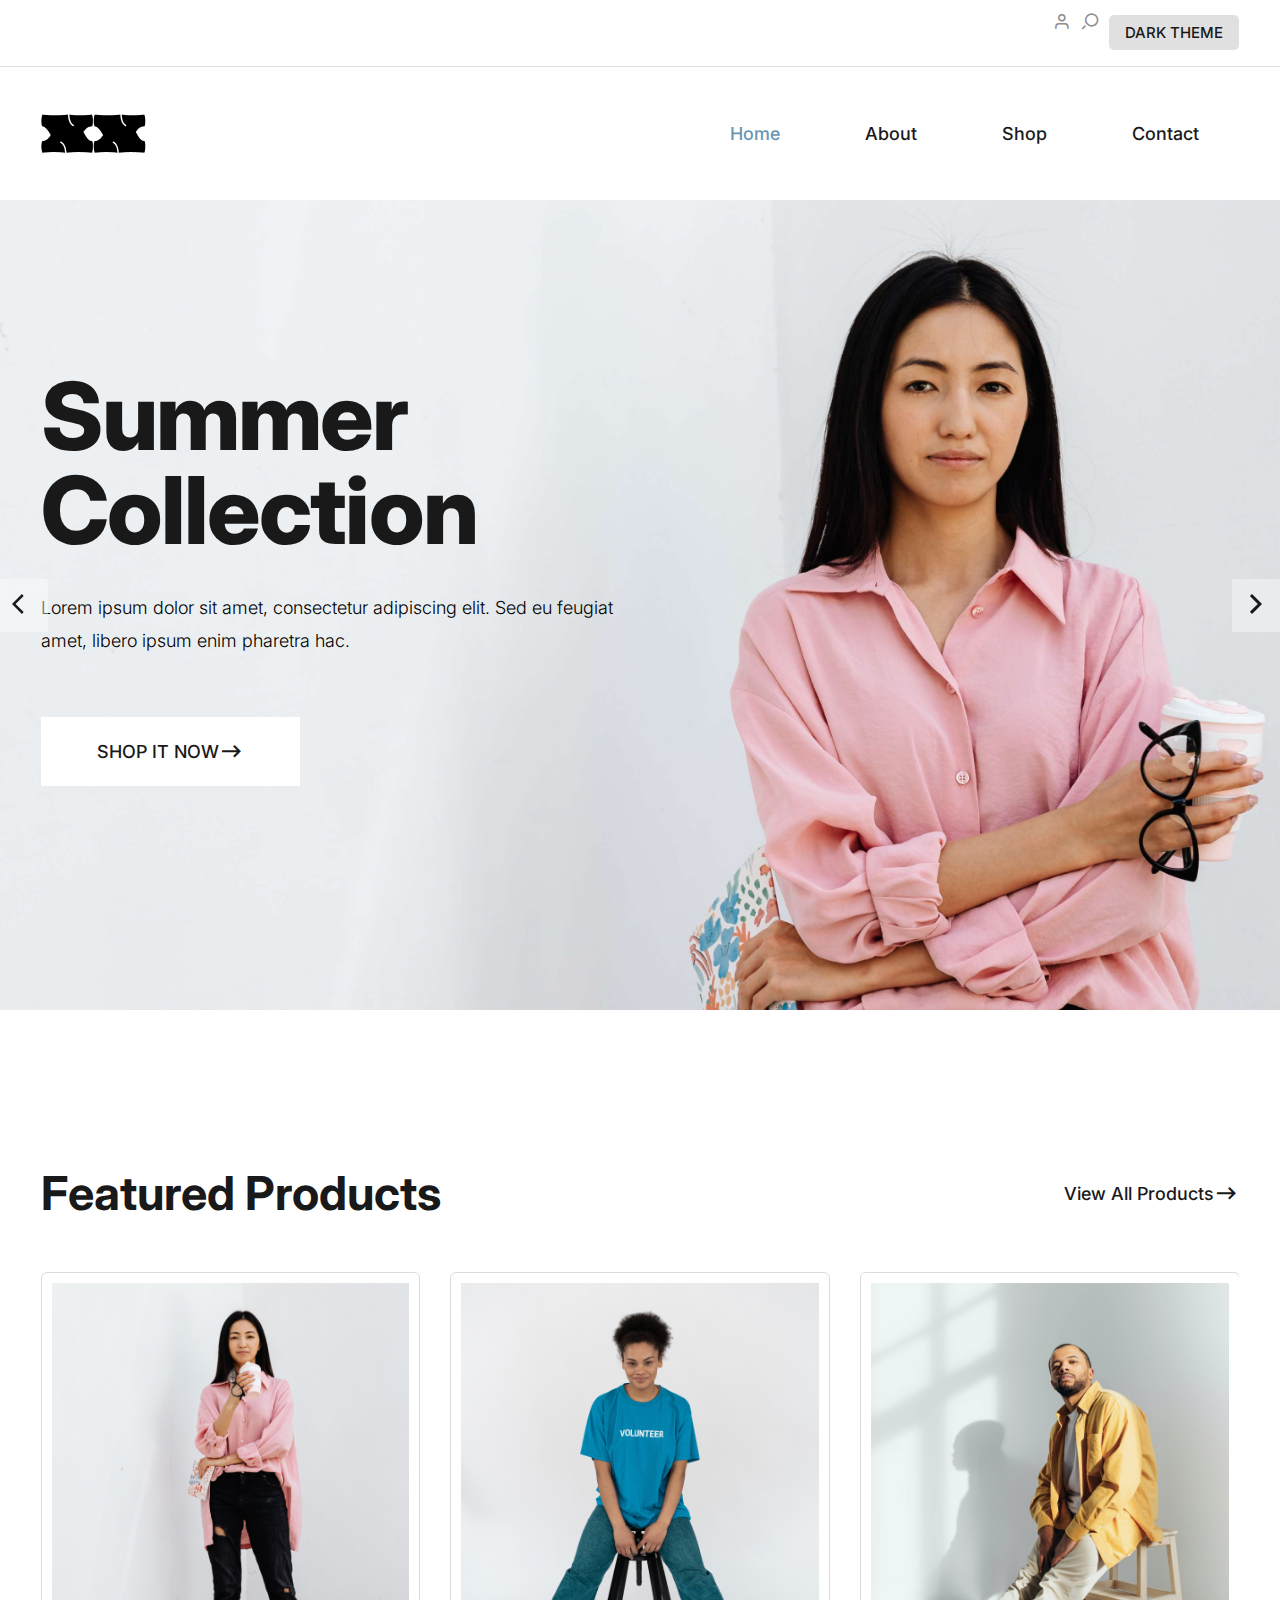
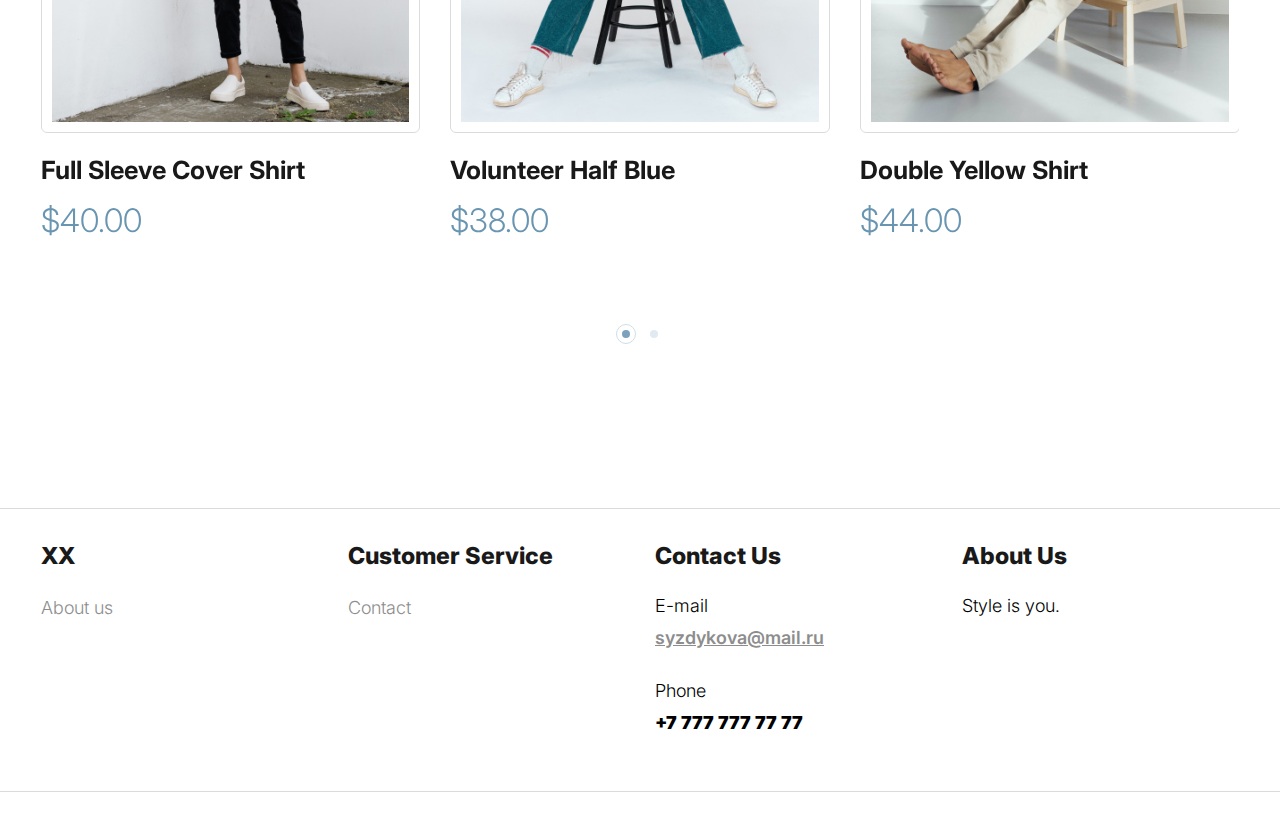
<file: index.html>
<!DOCTYPE html>
<html lang="en">
  <head>
    <title>XX store</title>
    <meta charset="utf-8">
    <meta http-equiv="X-UA-Compatible" content="IE=edge">
    <meta name="viewport" content="width=device-width, initial-scale=1.0">
    <meta name="format-detection" content="telephone=no">
    <meta name="apple-mobile-web-app-capable" content="yes">
    <meta name="author" content="">
    <meta name="keywords" content="">
    <meta name="description" content="">
    <link rel="stylesheet" type="text/css" href="css/normalize.css">
    <link rel="stylesheet" type="text/css" href="icomoon/icomoon.css">
    <link rel="stylesheet" type="text/css" media="all" href="https://maxcdn.bootstrapcdn.com/font-awesome/4.7.0/css/font-awesome.min.css">
    <link rel="stylesheet" type="text/css" href="css/vendor.css">
    <link rel="stylesheet" type="text/css" href="style.css">
    <link rel="preconnect" href="https://fonts.googleapis.com">
    <link rel="preconnect" href="https://fonts.gstatic.com" crossorigin>
    <link href="https://fonts.googleapis.com/css2?family=Inter:wght@100;200;300;400;500;600;700;800;900&display=swap" rel="stylesheet">
    <!-- script
    ================================================== -->
    <script src="js/modernizr.js"></script>
  </head>
  <body>

    <div class="preloader-wrapper">
      <div class="preloader">
      </div>
    </div>

    <div class="search-popup">
      <div class="search-popup-container">

        <form role="search" method="get" class="search-form" action="">
          <input type="search" id="search-form" class="search-field" placeholder="Type and press enter" value="" name="s" />
          <button type="submit" class="search-submit"><a href="#"><i class="icon icon-search"></i></a></button>
        </form>

        <h5 class="cat-list-title">Browse Categories</h5>
        
        <ul class="cat-list">
          <li class="cat-list-item">
            <a href="shop.html" title="Men Jackets">Men Jackets</a>
          </li>
          <li class="cat-list-item">
            <a href="shop.html" title="Fashion">Fashion</a>
          </li>
          <li class="cat-list-item">
            <a href="shop.html" title="Casual Wears">Casual Wears</a>
          </li>
          <li class="cat-list-item">
            <a href="shop.html" title="Women">Women</a>
          </li>
          <li class="cat-list-item">
            <a href="shop.html" title="Trending">Trending</a>
          </li>
          <li class="cat-list-item">
            <a href="shop.html" title="Hoodie">Hoodie</a>
          </li>
          <li class="cat-list-item">
            <a href="shop.html" title="Kids">Kids</a>
          </li>
        </ul>
      </div>
    </div>
    <header id="header">
       
      <div id="header-wrap">
        <nav class="secondary-nav border-bottom">
          <div class="container">
            <div class="row d-flex align-items-center">
              <div class="col-md-4 header-contact">
                <p> <strong> </strong>
                </p>
              </div>
              <div class="col-md-4 shipping-purchase text-center">
                <p> </p>
              </div>
              <div class="col-md-4 col-sm-12 user-items">
                <ul class="d-flex justify-content-end list-unstyled">
                  <li>
                    <a href="login.html">
                      <i class="icon icon-user"></i>
                    </a>
                  </li>
                  <li class="user-items search-item pe-3">
                    <a href="#" class="search-button">
                      <i class="icon icon-search"></i>
                    </a>
                  </li>
<li>
      <button id="theme-toggle" class="btn btn-light">Switch Theme</button>
    </li>
                </ul>
              </div>
            </div>
          </div>
        </nav>
        <nav class="primary-nav padding-small">
          <div class="container">
            <div class="row d-flex align-items-center">
              <div class="col-lg-2 col-md-2">
                <div class="main-logo">
                  <a href="index.html">
                    <img src="images/main-logo.png" alt="logo">
                  </a>
                </div>
              </div>
              <div class="col-lg-10 col-md-10">
                <div class="navbar">

                  <div id="main-nav" class="stellarnav d-flex justify-content-end right">
                    <ul class="menu-list">

                      <li class="menu-item has-sub">
                        
                    <li><a href="index.html" class="item-anchor active">Home</a></li>
                    <li><a href="about.html" class="item-anchor" data-effect="About">About</a></li>
                    <li><a href="shop.html" class="item-anchor">Shop</a></li>
                    <li><a href="contact.html" class="item-anchor" data-effect="Contact">Contact</a></li>
                    </ul>
                  </div>
                </div>
              </div>
            </div>
          </div>
        </nav>
      </div>
    </header>

    <section id="billboard" class="overflow-hidden">

      <button class="button-prev">
        <i class="icon icon-chevron-left"></i>
      </button>
      <button class="button-next">
        <i class="icon icon-chevron-right"></i>
      </button>
      <div class="swiper main-swiper">
        <div class="swiper-wrapper">
          <div class="swiper-slide" style="background-image: url('images/banner1.jpg');background-repeat: no-repeat;background-size: cover;background-position: center;">
            <div class="banner-content">
              <div class="container">
                <div class="row">
                  <div class="col-md-6">
                    <h2 class="banner-title">Summer Collection</h2>
                    <p>Lorem ipsum dolor sit amet, consectetur adipiscing elit. Sed eu feugiat amet, libero ipsum enim pharetra hac.</p>
                    <div class="btn-wrap">
                      <a href="shop.html" class="btn btn-light btn-medium d-flex align-items-center" tabindex="0">Shop it now <i class="icon icon-arrow-io"></i>
                      </a>
                    </div>
                  </div>
                </div>
              </div>
            </div>
          </div>
          <div class="swiper-slide" style="background-image: url('images/banner2.jpg');background-repeat: no-repeat;background-size: cover;background-position: center;">
            <div class="banner-content">
              <div class="container">
                <div class="row">
                  <div class="col-md-6">
                    <h2 class="banner-title">Casual Collection</h2>
                    <p>Lorem ipsum dolor sit amet, consectetur adipiscing elit. Sed eu feugiat amet, libero ipsum enim pharetra hac.</p>
                    <div class="btn-wrap">
                      <a href="shop.html" class="btn btn-light btn-light-arrow btn-medium d-flex align-items-center" tabindex="0">Shop it now <i class="icon icon-arrow-io"></i>
                      </a>
                    </div>
                  </div>
                </div>
              </div>
            </div>
          </div>
        </div>
      </div>
    </section>

    <section id="featured-products" class="product-store padding-large">
      <div class="container">
        <div class="section-header d-flex flex-wrap align-items-center justify-content-between">
          <h2 class="section-title">Featured Products</h2>            
          <div class="btn-wrap">
            <a href="shop.html" class="d-flex align-items-center">View all products <i class="icon icon icon-arrow-io"></i></a>
          </div>            
        </div>
        <div class="swiper product-swiper overflow-hidden">
          <div class="swiper-wrapper">
            <div class="swiper-slide">
              <div class="product-item">
                <div class="image-holder">
                  <img src="images/product-item1.jpg" alt="Books" class="product-image">
                </div>
                <div class="product-detail">
                  <h3 class="product-title">
                    <a href="single-product.html">Full sleeve cover shirt</a>
                  </h3>
                  <span class="item-price text-primary">$40.00</span>
                </div>
              </div>
            </div>
            <div class="swiper-slide">
              <div class="product-item">
                <div class="image-holder">
                  <img src="images/product-item2.jpg" alt="Books" class="product-image">
                </div>
                <div class="product-detail">
                  <h3 class="product-title">
                    <a href="single-product.html">Volunteer Half blue</a>
                  </h3>
                  <span class="item-price text-primary">$38.00</span>
                </div>
              </div>
            </div>
            <div class="swiper-slide">
              <div class="product-item">
                <div class="image-holder">
                  <img src="images/product-item3.jpg" alt="Books" class="product-image">
                </div>
                <div class="product-detail">
                  <h3 class="product-title">
                    <a href="single-product.html">Double yellow shirt</a>
                  </h3>
                  <span class="item-price text-primary">$44.00</span>
                </div>
              </div>
            </div>
            <div class="swiper-slide">
              <div class="product-item">
                <div class="image-holder">
                  <img src="images/product-item4.jpg" alt="Books" class="product-image">
                </div>  
                <div class="product-detail">
                  <h3 class="product-title">
                    <a href="single-product.html">Long belly grey pant</a>
                  </h3>
                  <span class="item-price text-primary">$33.00</span>
                </div>
              </div>
            </div>
          </div>
        </div>
        <div class="swiper-pagination"></div>
      </div>
    </section>


    
    <hr>


    <footer id="footer">
      <div class="container">
        <div class="footer-menu-list">
          <div class="row d-flex flex-wrap justify-content-between">
            <div class="col-lg-3 col-md-6 col-sm-6">
              <div class="footer-menu">
                <h5 class="widget-title">XX</h5>
                <ul class="menu-list list-unstyled">
                  <li class="menu-item">
                    <a href="about.html">About us</a>
                  </li>
                </ul>
              </div>
            </div>
            <div class="col-lg-3 col-md-6 col-sm-6">
              <div class="footer-menu">
                <h5 class="widget-title">Customer Service</h5>
                <ul class="menu-list list-unstyled">
                  <li class="menu-item">
                    <a href="contact.html">Contact</a>
                  </li>
                </ul>
              </div>
            </div>
            <div class="col-lg-3 col-md-6 col-sm-6">
              <div class="footer-menu">
                <h5 class="widget-title">Contact Us</h5>
                <p>E-mail <br><a href="#" class="email">syzdykova@mail.ru</a>
                </p>
                <p>Phone <br>
                  <strong>+7 777 777 77 77</strong>
                </p>
              </div>
            </div>
            <div class="col-lg-3 col-md-6 col-sm-6">
              <div class="footer-menu">
                <h5 class="widget-title">About Us</h5>
                <p>Style is you.</p>
                
              </div>
            </div>
          </div>
        </div>
      </div>
      <hr>
    </footer>

    <script src="js/jquery-1.11.0.min.js"></script>
    <script src="js/plugins.js"></script>
    <script src="js/script.js"></script>
  </body>
</html>
</file>
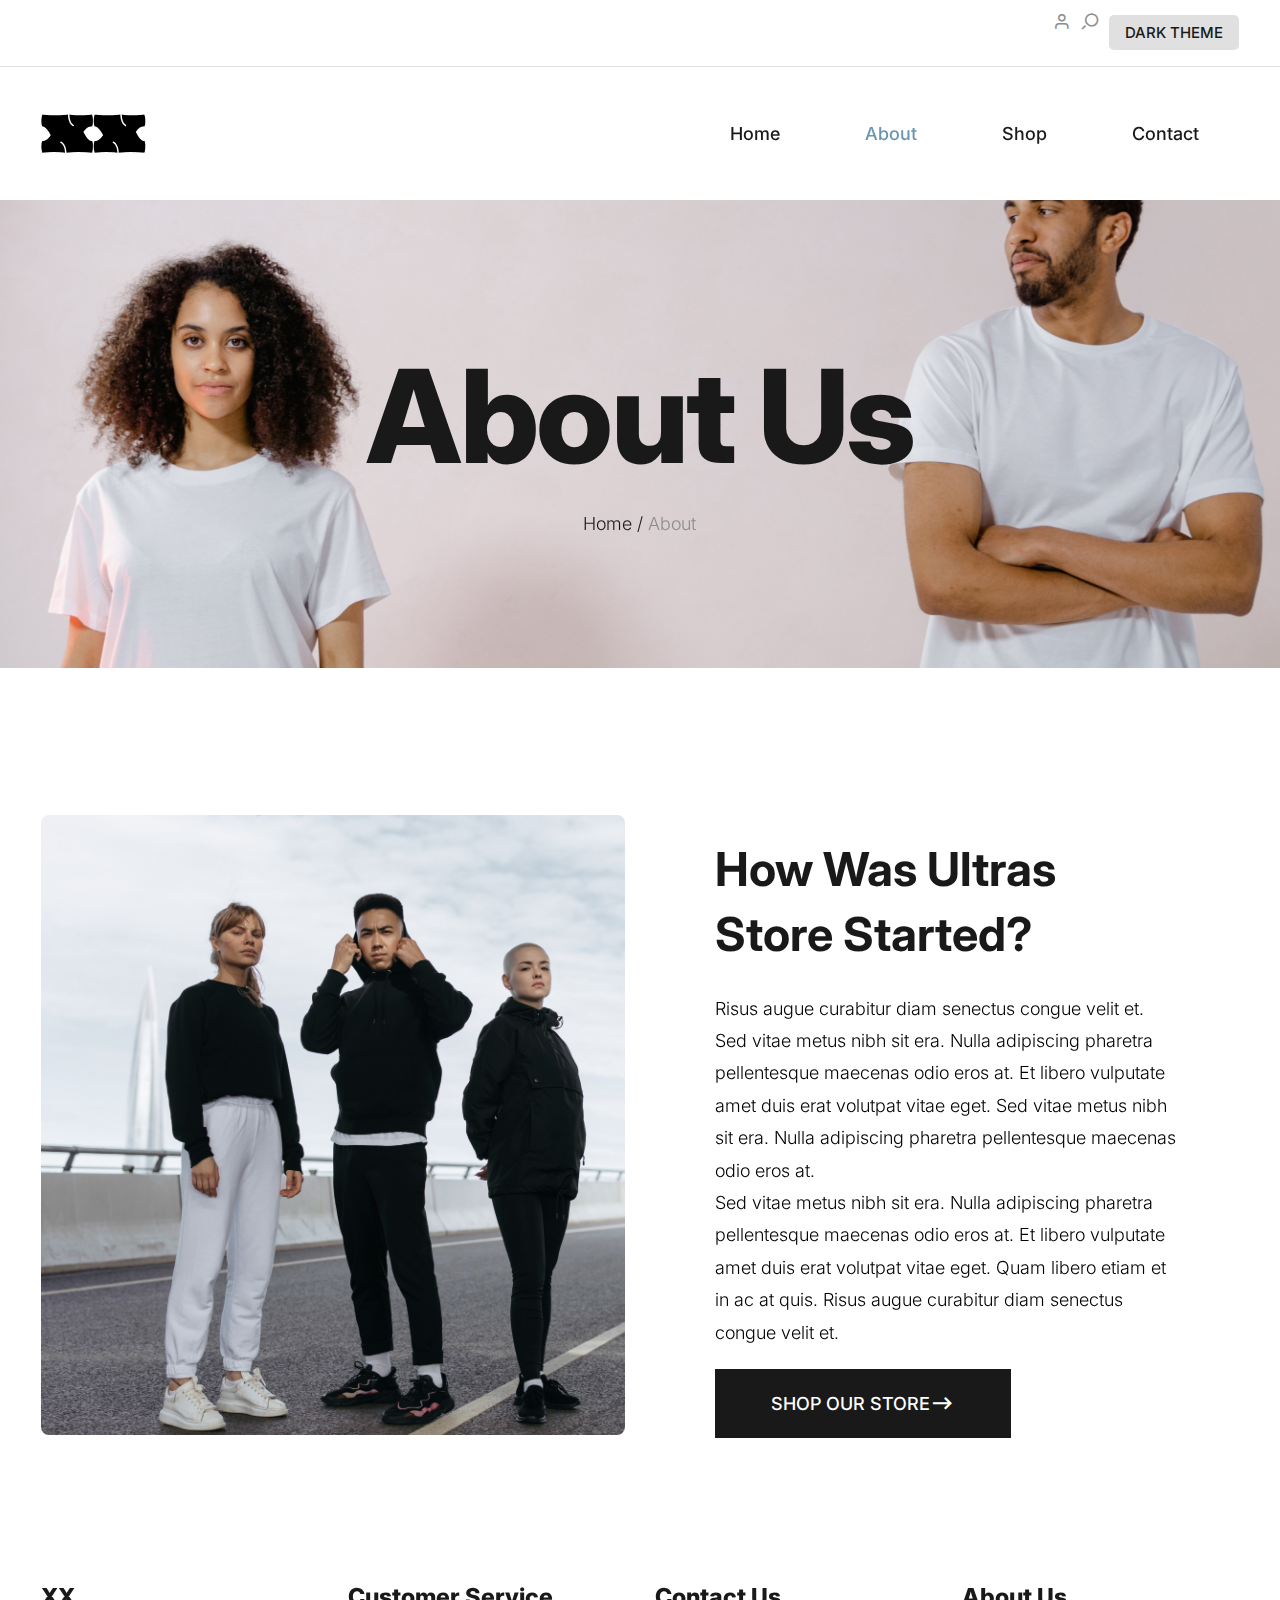
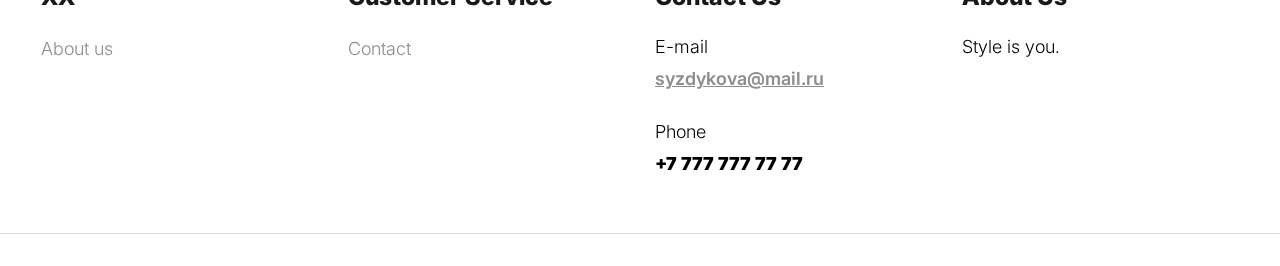
<file: about.html>
<!DOCTYPE html>
<html lang="en">
  <head>
    <title>XX store</title>
    <meta charset="utf-8">
    <meta http-equiv="X-UA-Compatible" content="IE=edge">
    <meta name="viewport" content="width=device-width, initial-scale=1.0">
    <meta name="format-detection" content="telephone=no">
    <meta name="apple-mobile-web-app-capable" content="yes">
    <meta name="author" content="">
    <meta name="keywords" content="">
    <meta name="description" content="">
    <link rel="stylesheet" type="text/css" href="css/normalize.css">
    <link rel="stylesheet" type="text/css" href="icomoon/icomoon.css">
    <link rel="stylesheet" type="text/css" media="all" href="https://maxcdn.bootstrapcdn.com/font-awesome/4.7.0/css/font-awesome.min.css">
    <link rel="stylesheet" type="text/css" href="css/vendor.css">
    <link rel="stylesheet" type="text/css" href="style.css">
    <link rel="preconnect" href="https://fonts.googleapis.com">
    <link rel="preconnect" href="https://fonts.gstatic.com" crossorigin>
    <link href="https://fonts.googleapis.com/css2?family=Inter:wght@100;200;300;400;500;600;700;800;900&display=swap" rel="stylesheet">
    <!-- script
    ================================================== -->
    <script src="js/modernizr.js"></script>
  </head>
  <body>

    <div class="preloader-wrapper">
      <div class="preloader">
      </div>
    </div>

    <div class="search-popup">
      <div class="search-popup-container">

        <form role="search" method="get" class="search-form" action="">
          <input type="search" id="search-form" class="search-field" placeholder="Type and press enter" value="" name="s" />
          <button type="submit" class="search-submit"><a href="#"><i class="icon icon-search"></i></a></button>
        </form>

        <h5 class="cat-list-title">Browse Categories</h5>
        
        <ul class="cat-list">
          <li class="cat-list-item">
            <a href="shop.html" title="Men Jackets">Men Jackets</a>
          </li>
          <li class="cat-list-item">
            <a href="shop.html" title="Fashion">Fashion</a>
          </li>
          <li class="cat-list-item">
            <a href="shop.html" title="Casual Wears">Casual Wears</a>
          </li>
          <li class="cat-list-item">
            <a href="shop.html" title="Women">Women</a>
          </li>
          <li class="cat-list-item">
            <a href="shop.html" title="Trending">Trending</a>
          </li>
          <li class="cat-list-item">
            <a href="shop.html" title="Hoodie">Hoodie</a>
          </li>
          <li class="cat-list-item">
            <a href="shop.html" title="Kids">Kids</a>
          </li>
        </ul>
      </div>
    </div>
        <header id="header">
      <div id="header-wrap">
        <nav class="secondary-nav border-bottom">
          <div class="container">
            <div class="row d-flex align-items-center">
              <div class="col-md-4 header-contact">
                <p> <strong> </strong>
                </p>
              </div>
              <div class="col-md-4 shipping-purchase text-center">
                <p> </p>
              </div>
              <div class="col-md-4 col-sm-12 user-items">
                <ul class="d-flex justify-content-end list-unstyled">
                  <li>
                    <a href="login.html">
                      <i class="icon icon-user"></i>
                    </a>
                  </li>
                  <li class="user-items search-item pe-3">
                    <a href="#" class="search-button">
                      <i class="icon icon-search"></i>
                    </a>
                  </li>
<li>
      <button id="theme-toggle" class="btn btn-light">Switch Theme</button>
    </li>
                </ul>
              </div>
            </div>
          </div>
        </nav>
        <nav class="primary-nav padding-small">
          <div class="container">
            <div class="row d-flex align-items-center">
              <div class="col-lg-2 col-md-2">
                <div class="main-logo">
                  <a href="index.html">
                    <img src="images/main-logo.png" alt="logo">
                  </a>
                </div>
              </div>
              <div class="col-lg-10 col-md-10">
                <div class="navbar">

                  <div id="main-nav" class="stellarnav d-flex justify-content-end right">
                    <ul class="menu-list">

                      <li class="menu-item has-sub">
                        
                    <li><a href="index.html" class="item-anchor">Home</a></li>
                    <li><a href="about.html" class="item-anchor active" data-effect="About">About</a></li>
                    <li><a href="shop.html" class="item-anchor">Shop</a></li>
                    <li><a href="contact.html" class="item-anchor" data-effect="Contact">Contact</a></li>
                    </ul>
                  </div>
                </div>
              </div>
            </div>
          </div>
        </nav>
      </div>
    </header> 

    <section class="site-banner jarallax min-height300 padding-large" style="background: url(images/hero-image.jpg) no-repeat;">
      <div class="container">
        <div class="row">
          <div class="col-md-12">
            <h1 class="page-title">About us</h1>
            <div class="breadcrumbs">
              <span class="item">
                <a href="index.html">Home /</a>
              </span>
              <span class="item">About</span>
            </div>
          </div>
        </div>
      </div>
    </section>



       <br><br><br><br><section id="about-us">
      <div class="container ">
        <div class="row d-flex align-items-center">
          <div class="col-lg-6 col-md-12">
            <div class="image-holder">
              <img src="images/single-image1.jpg" alt="single" class="about-image">
            </div>
          </div>
          <div class="col-lg-6 col-md-12">
            <div class="detail">
              <div class="display-header">
                <h2 class="section-title">How was Ultras Store started?</h2>
                <p>Risus augue curabitur diam senectus congue velit et. Sed vitae metus nibh sit era. Nulla adipiscing pharetra pellentesque maecenas odio eros at. Et libero vulputate amet duis erat volutpat vitae eget. Sed vitae metus nibh sit era. Nulla adipiscing pharetra pellentesque maecenas odio eros at.
                <br>
                Sed vitae metus nibh sit era. Nulla adipiscing pharetra pellentesque maecenas odio eros at. Et libero vulputate amet duis erat volutpat vitae eget. Quam libero etiam et in ac at quis. Risus augue curabitur diam senectus congue velit et. </p>
                <div class="btn-wrap">
                  <a href="shop.html" class="btn btn-dark btn-medium d-flex align-items-center" tabindex="0">Shop our store<i class="icon icon-arrow-io"></i>
                  </a>
                </div>
              </div>
            </div>
          </div>
        </div>
      </div>
    </section>   <br><br><br><br>

   <footer id="footer">
      <div class="container">
        <div class="footer-menu-list">
          <div class="row d-flex flex-wrap justify-content-between">
            <div class="col-lg-3 col-md-6 col-sm-6">
              <div class="footer-menu">
                <h5 class="widget-title">XX</h5>
                <ul class="menu-list list-unstyled">
                  <li class="menu-item">
                    <a href="about.html">About us</a>
                  </li>
                </ul>
              </div>
            </div>
            <div class="col-lg-3 col-md-6 col-sm-6">
              <div class="footer-menu">
                <h5 class="widget-title">Customer Service</h5>
                <ul class="menu-list list-unstyled">
                  <li class="menu-item">
                    <a href="contact.html">Contact</a>
                  </li>
                </ul>
              </div>
            </div>
            <div class="col-lg-3 col-md-6 col-sm-6">
              <div class="footer-menu">
                <h5 class="widget-title">Contact Us</h5>
                <p>E-mail <br><a href="#" class="email">syzdykova@mail.ru</a>
                </p>
                <p>Phone <br>
                  <strong>+7 777 777 77 77</strong>
                </p>
              </div>
            </div>
            <div class="col-lg-3 col-md-6 col-sm-6">
              <div class="footer-menu">
                <h5 class="widget-title">About Us</h5>
                <p>Style is you.</p>
                
              </div>
            </div>
          </div>
        </div>
      </div>
      <hr>
    </footer>

    <script src="js/jquery-1.11.0.min.js"></script>
    <script src="js/plugins.js"></script>
    <script src="js/script.js"></script>
  </body>
</html>
</file>
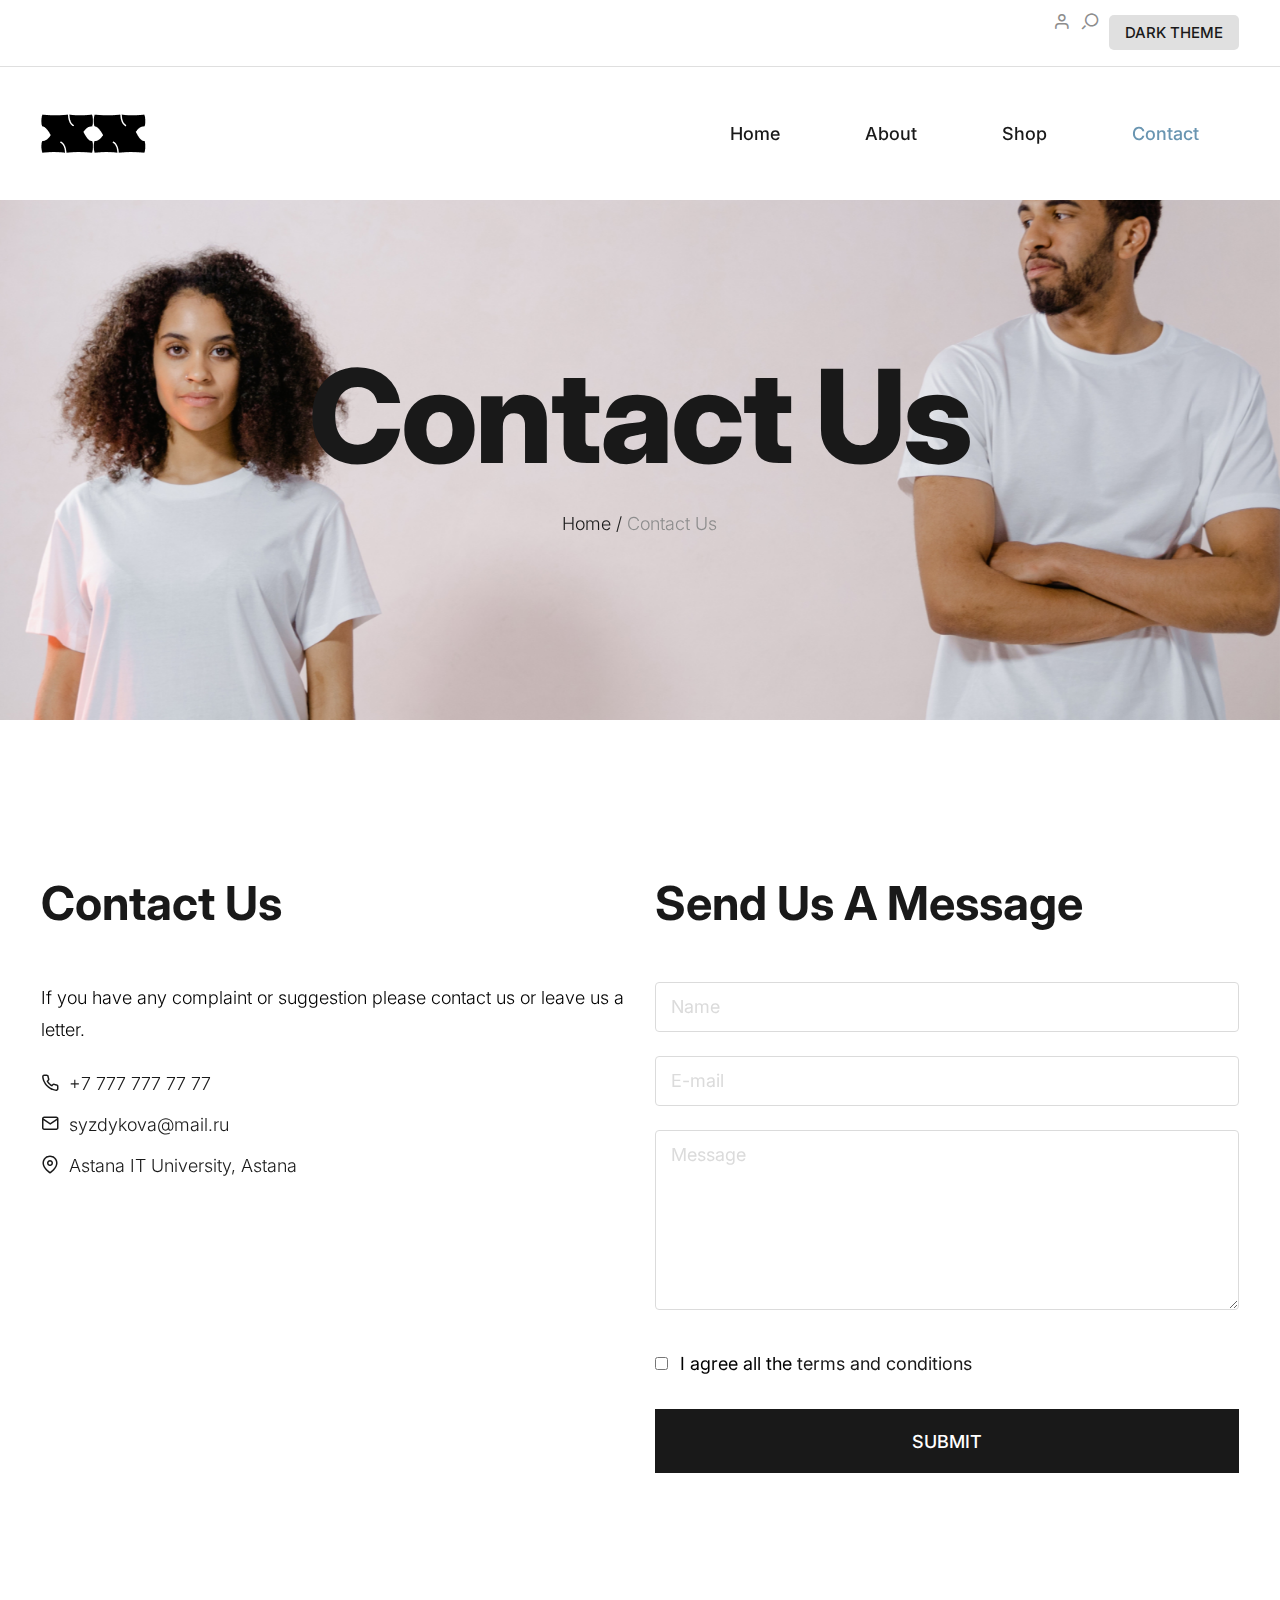
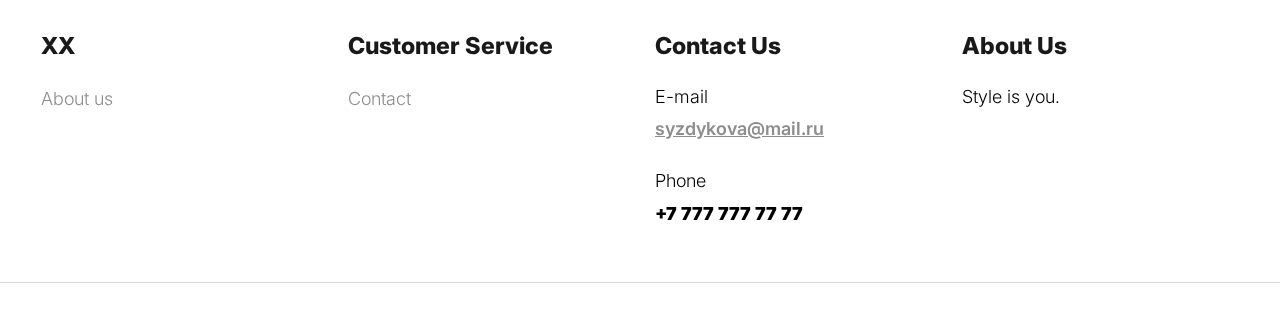
<file: contact.html>
<!DOCTYPE html>
<html lang="en">
  <head>
    <title>XX store</title>
    <meta charset="utf-8">
    <meta http-equiv="X-UA-Compatible" content="IE=edge">
    <meta name="viewport" content="width=device-width, initial-scale=1.0">
    <meta name="format-detection" content="telephone=no">
    <meta name="apple-mobile-web-app-capable" content="yes">
    <meta name="author" content="">
    <meta name="keywords" content="">
    <meta name="description" content="">
    <link rel="stylesheet" type="text/css" href="css/normalize.css">
    <link rel="stylesheet" type="text/css" href="icomoon/icomoon.css">
    <link rel="stylesheet" type="text/css" media="all" href="https://maxcdn.bootstrapcdn.com/font-awesome/4.7.0/css/font-awesome.min.css">
    <link rel="stylesheet" type="text/css" href="css/vendor.css">
    <link rel="stylesheet" type="text/css" href="style.css">
    <link rel="preconnect" href="https://fonts.googleapis.com">
    <link rel="preconnect" href="https://fonts.gstatic.com" crossorigin>
    <link href="https://fonts.googleapis.com/css2?family=Inter:wght@100;200;300;400;500;600;700;800;900&display=swap" rel="stylesheet">
    <!-- script
    ================================================== -->
    <script src="js/modernizr.js"></script>
  </head>
  <body>

    <div class="preloader-wrapper">
      <div class="preloader">
      </div>
    </div>

    <div class="search-popup">
      <div class="search-popup-container">

        <form role="search" method="get" class="search-form" action="">
          <input type="search" id="search-form" class="search-field" placeholder="Type and press enter" value="" name="s" />
          <button type="submit" class="search-submit"><a href="#"><i class="icon icon-search"></i></a></button>
        </form>

        <h5 class="cat-list-title">Browse Categories</h5>
        
        <ul class="cat-list">
          <li class="cat-list-item">
            <a href="shop.html" title="Men Jackets">Men Jackets</a>
          </li>
          <li class="cat-list-item">
            <a href="shop.html" title="Fashion">Fashion</a>
          </li>
          <li class="cat-list-item">
            <a href="shop.html" title="Casual Wears">Casual Wears</a>
          </li>
          <li class="cat-list-item">
            <a href="shop.html" title="Women">Women</a>
          </li>
          <li class="cat-list-item">
            <a href="shop.html" title="Trending">Trending</a>
          </li>
          <li class="cat-list-item">
            <a href="shop.html" title="Hoodie">Hoodie</a>
          </li>
          <li class="cat-list-item">
            <a href="shop.html" title="Kids">Kids</a>
          </li>
        </ul>
      </div>
    </div>
       <header id="header">
      <div id="header-wrap">
        <nav class="secondary-nav border-bottom">
          <div class="container">
            <div class="row d-flex align-items-center">
              <div class="col-md-4 header-contact">
                <p> <strong> </strong>
                </p>
              </div>
              <div class="col-md-4 shipping-purchase text-center">
                <p> </p>
              </div>
              <div class="col-md-4 col-sm-12 user-items">
                <ul class="d-flex justify-content-end list-unstyled">
                  <li>
                    <a href="login.html">
                      <i class="icon icon-user"></i>
                    </a>
                  </li>
                  <li class="user-items search-item pe-3">
                    <a href="#" class="search-button">
                      <i class="icon icon-search"></i>
                    </a>
                  </li>
<li>
      <button id="theme-toggle" class="btn btn-light">Switch Theme</button>
    </li>
                </ul>
              </div>
            </div>
          </div>
        </nav>
        <nav class="primary-nav padding-small">
          <div class="container">
            <div class="row d-flex align-items-center">
              <div class="col-lg-2 col-md-2">
                <div class="main-logo">
                  <a href="index.html">
                    <img src="images/main-logo.png" alt="logo">
                  </a>
                </div>
              </div>
              <div class="col-lg-10 col-md-10">
                <div class="navbar">

                  <div id="main-nav" class="stellarnav d-flex justify-content-end right">
                    <ul class="menu-list">

                      <li class="menu-item has-sub">
                        
                    <li><a href="index.html" class="item-anchor">Home</a></li>
                    <li><a href="about.html" class="item-anchor" data-effect="About">About</a></li>
                    <li><a href="shop.html" class="item-anchor">Shop</a></li>
                    <li><a href="contact.html" class="item-anchor active" data-effect="Contact">Contact</a></li>
                    </ul>
                  </div>
                </div>
              </div>
            </div>
          </div>
        </nav>
      </div>
    </header>

    <section class="site-banner jarallax padding-large" style="background: url(images/hero-image.jpg) no-repeat; background-position: top;">
      <div class="container">
        <div class="row">
          <div class="col-md-12">
            <h1 class="page-title">Contact us</h1>
            <div class="breadcrumbs">
              <span class="item">
                <a href="index.html">Home /</a>
              </span>
              <span class="item">Contact us</span>
            </div>
          </div>
        </div>
      </div>
    </section>

    <section class="contact-information padding-large">
      <div class="container">
        <div class="row">
          <div class="col-md-6">
            <div class="section-header">
              <h2 class="section-title">Contact Us</h2>
            </div>
            <div class="contact-detail">
              <div class="detail-list">
                <p>If you have any complaint or suggestion please contact us or leave us a letter.</p>
                <ul class="list-unstyled list-icon">
                  <li>
                    <a href="#"><i class="icon icon-phone"></i>+7 777 777 77 77</a>
                  </li>
                  <li>
                    <a href="mailto:info@yourcompany.com"><i class="icon icon-mail"></i>syzdykova@mail.ru</a>
                  </li>
                  <li>
                    <a href=""><i class="icon icon-map-pin"></i>Astana IT University, Astana</a>
                  </li>
                </ul>
              </div>
              
            </div>
          </div>
          <div class="col-md-6">
            <div class="contact-information">
              <div class="section-header">
                <h2 class="section-title">Send us a message</h2>
              </div>
              <form name="contactform" action="contact.php" method="post" class="contact-form">
                <div class="form-item">
                  <input type="text" minlength="2" name="name" placeholder="Name" class="u-full-width bg-light" required>
                  <input type="email" name="email" placeholder="E-mail" class="u-full-width bg-light" required>
                  <textarea class="u-full-width bg-light" name="message" placeholder="Message" style="height: 180px;" required></textarea>
                </div>
                <label>
                  <input type="checkbox" required>
                  <span class="label-body">I agree all the <a href="#">terms and conditions</a>
                  </span>
                </label>
                <button type="submit" name="submit" class="btn btn-dark btn-full btn-medium">Submit</button>
              </form>
            </div>
          </div>
        </div>
      </div>
    </section>



 <footer id="footer">
      <div class="container">
        <div class="footer-menu-list">
          <div class="row d-flex flex-wrap justify-content-between">
            <div class="col-lg-3 col-md-6 col-sm-6">
              <div class="footer-menu">
                <h5 class="widget-title">XX</h5>
                <ul class="menu-list list-unstyled">
                  <li class="menu-item">
                    <a href="about.html">About us</a>
                  </li>
                </ul>
              </div>
            </div>
            <div class="col-lg-3 col-md-6 col-sm-6">
              <div class="footer-menu">
                <h5 class="widget-title">Customer Service</h5>
                <ul class="menu-list list-unstyled">
                  <li class="menu-item">
                    <a href="contact.html">Contact</a>
                  </li>
                </ul>
              </div>
            </div>
            <div class="col-lg-3 col-md-6 col-sm-6">
              <div class="footer-menu">
                <h5 class="widget-title">Contact Us</h5>
                <p>E-mail <br><a href="#" class="email">syzdykova@mail.ru</a>
                </p>
                <p>Phone <br>
                  <strong>+7 777 777 77 77</strong>
                </p>
              </div>
            </div>
            <div class="col-lg-3 col-md-6 col-sm-6">
              <div class="footer-menu">
                <h5 class="widget-title">About Us</h5>
                <p>Style is you.</p>
                
              </div>
            </div>
          </div>
        </div>
      </div>
      <hr>
    </footer>

    <script src="js/jquery-1.11.0.min.js"></script>
    <script src="js/plugins.js"></script>
    <script src="js/script.js"></script>
  </body>
</html>
</file>
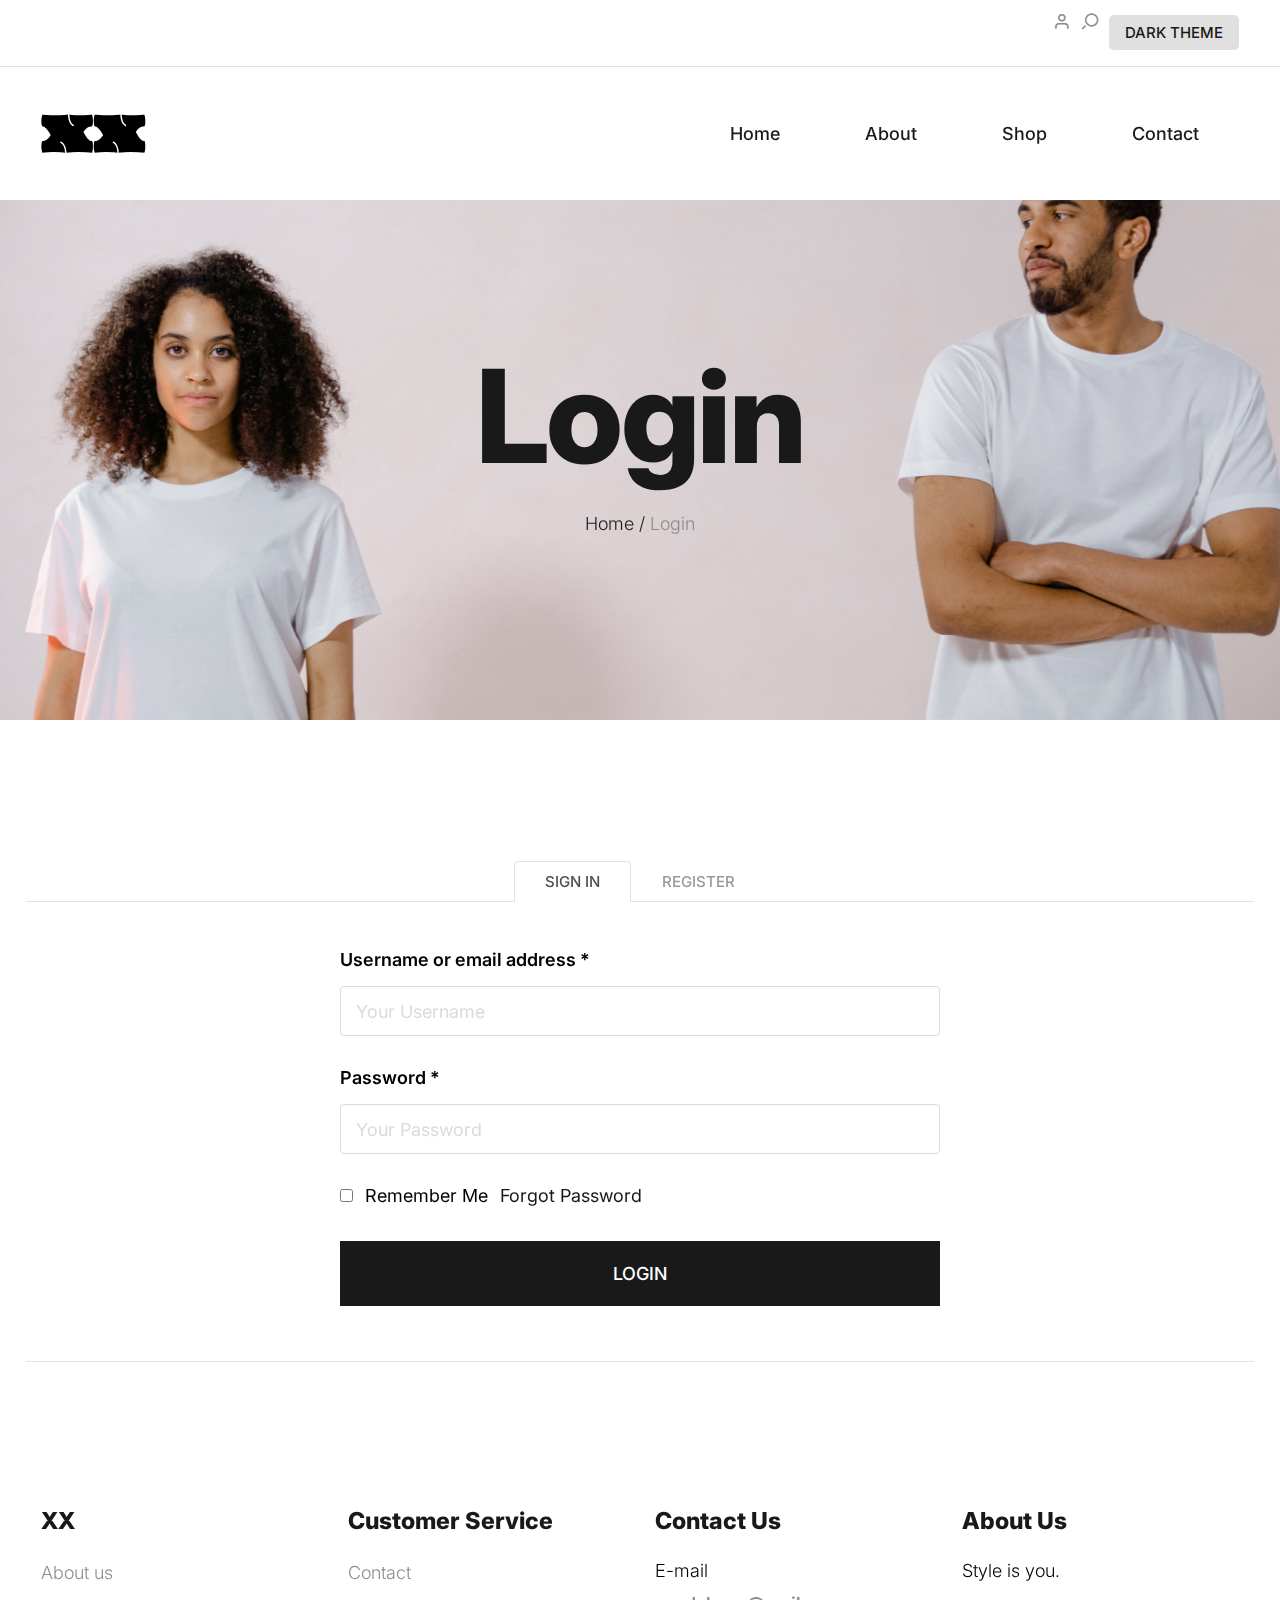
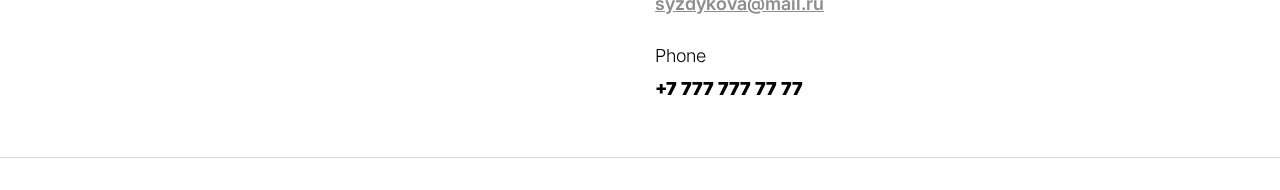
<file: login.html>
<!DOCTYPE html>
<html lang="en">

<head>
  <title>XX store</title>
  <meta charset="utf-8">
  <meta http-equiv="X-UA-Compatible" content="IE=edge">
  <meta name="viewport" content="width=device-width, initial-scale=1.0">
  <meta name="format-detection" content="telephone=no">
  <meta name="apple-mobile-web-app-capable" content="yes">
  <meta name="author" content="">
  <meta name="keywords" content="">
  <meta name="description" content="">
  <link rel="stylesheet" type="text/css" href="css/normalize.css">
  <link rel="stylesheet" type="text/css" href="icomoon/icomoon.css">
  <link rel="stylesheet" type="text/css" media="all"
    href="https://maxcdn.bootstrapcdn.com/font-awesome/4.7.0/css/font-awesome.min.css">
  <link rel="stylesheet" type="text/css" href="css/vendor.css">
  <link rel="stylesheet" type="text/css" href="style.css">
  <link rel="preconnect" href="https://fonts.googleapis.com">
  <link rel="preconnect" href="https://fonts.gstatic.com" crossorigin>
  <link href="https://fonts.googleapis.com/css2?family=Inter:wght@100;200;300;400;500;600;700;800;900&display=swap"
    rel="stylesheet">
  <!-- script
    ================================================== -->
  <script src="js/modernizr.js"></script>
</head>

<body>

  <div class="preloader-wrapper">
    <div class="preloader">
    </div>
  </div>

  <div class="search-popup">
    <div class="search-popup-container">

      <form role="search" method="get" class="search-form" action="">
        <input type="search" id="search-form" class="search-field" placeholder="Type and press enter" value=""
          name="s" />
        <button type="submit" class="search-submit"><a href="#"><i class="icon icon-search"></i></a></button>
      </form>

      <h5 class="cat-list-title">Browse Categories</h5>

      <ul class="cat-list">
        <li class="cat-list-item">
          <a href="shop.html" title="Men Jackets">Men Jackets</a>
        </li>
        <li class="cat-list-item">
          <a href="shop.html" title="Fashion">Fashion</a>
        </li>
        <li class="cat-list-item">
          <a href="shop.html" title="Casual Wears">Casual Wears</a>
        </li>
        <li class="cat-list-item">
          <a href="shop.html" title="Women">Women</a>
        </li>
        <li class="cat-list-item">
          <a href="shop.html" title="Trending">Trending</a>
        </li>
        <li class="cat-list-item">
          <a href="shop.html" title="Hoodie">Hoodie</a>
        </li>
        <li class="cat-list-item">
          <a href="shop.html" title="Kids">Kids</a>
        </li>
      </ul>
    </div>
  </div>
     <header id="header">
      <div id="header-wrap">
        <nav class="secondary-nav border-bottom">
          <div class="container">
            <div class="row d-flex align-items-center">
              <div class="col-md-4 header-contact">
                <p> <strong> </strong>
                </p>
              </div>
              <div class="col-md-4 shipping-purchase text-center">
                <p> </p>
              </div>
              <div class="col-md-4 col-sm-12 user-items">
                <ul class="d-flex justify-content-end list-unstyled">
                  <li>
                    <a href="login.html">
                      <i class="icon icon-user"></i>
                    </a>
                  </li>
                  <li class="user-items search-item pe-3">
                    <a href="#" class="search-button">
                      <i class="icon icon-search"></i>
                    </a>
                  </li>
                   <li>
      <button id="theme-toggle" class="btn btn-light">Switch Theme</button>
    </li>
                </ul>
              </div>
            </div>
          </div>
        </nav>
        <nav class="primary-nav padding-small">
          <div class="container">
            <div class="row d-flex align-items-center">
              <div class="col-lg-2 col-md-2">
                <div class="main-logo">
                  <a href="index.html">
                    <img src="images/main-logo.png" alt="logo">
                  </a>
                </div>
              </div>
              <div class="col-lg-10 col-md-10">
                <div class="navbar">

                  <div id="main-nav" class="stellarnav d-flex justify-content-end right">
                    <ul class="menu-list">

                      <li class="menu-item has-sub">
                        
                    <li><a href="index.html" class="item-anchor">Home</a></li>
                    <li><a href="about.html" class="item-anchor" data-effect="About">About</a></li>
                    <li><a href="shop.html" class="item-anchor">Shop</a></li>
                    <li><a href="contact.html" class="item-anchor" data-effect="Contact">Contact</a></li>
                    </ul>
                  </div>
                </div>
              </div>
            </div>
          </div>
        </nav>
      </div>
    </header>

  <section class="site-banner jarallax padding-large"
    style="background: url(images/hero-image.jpg) no-repeat; background-position: top;">
    <div class="container">
      <div class="row">
        <div class="col-md-12">
          <h1 class="page-title">Login</h1>
          <div class="breadcrumbs">
            <span class="item">
              <a href="index.html">Home /</a>
            </span>
            <span class="item">Login</span>
          </div>
        </div>
      </div>
    </div>
  </section>

  <section class="login-tabs padding-large no-padding-bottom">
    <div class="container">
      <div class="row">
        <div class="tabs-listing">
          <nav>
            <div class="nav nav-tabs d-flex justify-content-center" id="nav-tab" role="tablist">
              <button class="nav-link active" id="nav-sign-in-tab" data-bs-toggle="tab" data-bs-target="#nav-sign-in"
                type="button" role="tab" aria-controls="nav-sign-in" aria-selected="true">Sign In</button>
              <button class="nav-link" id="nav-register-tab" data-bs-toggle="tab" data-bs-target="#nav-register"
                type="button" role="tab" aria-controls="nav-register" aria-selected="false">Register</button>
            </div>
          </nav>
          <div class="tab-content" id="nav-tabContent">
            <div class="tab-pane fade active" id="nav-sign-in" role="tabpanel" aria-labelledby="nav-sign-in-tab">
              <div class="form-group">
                <label for="sign-in">Username or email address *</label>
                <input type="text" minlength="2" name="username" placeholder="Your Username"
                  class="u-full-width bg-light" required>
              </div>
              <div class="form-group">
                <label for="sign-in">Password *</label>
                <input type="password" minlength="2" name="password" placeholder="Your Password"
                  class="u-full-width bg-light" required>
              </div>
              <label>
                <input type="checkbox" required>
                <span class="label-body">Remember Me</span>
                <span class="label-body"><a href="#">Forgot Password</a></span>
              </label>
              <button type="submit" name="submit" class="btn btn-dark btn-full btn-medium">Login</button>
            </div>
            <div class="tab-pane fade" id="nav-register" role="tabpanel" aria-labelledby="nav-register-tab">
              <div class="form-group">
                <label for="register">Your email address *</label>
                <input type="text" minlength="2" name="username" placeholder="Your Email Address"
                  class="u-full-width bg-light" required>
              </div>
              <div class="form-group">
                <label for="sign-in">Password *</label>
                <input type="password" minlength="2" name="password" placeholder="Your Password"
                  class="u-full-width bg-light" required>
              </div>
              <label>
                <input type="checkbox" required>
                <span class="label-body">I agree to the <a href="#">Privacy Policy</a></span>
              </label>
              <button type="submit" name="submit" class="btn btn-dark btn-full btn-medium">Register</button>
            </div>
          </div>
        </div>
      </div>
    </div>
  </section>
<br><br><br><br>

<footer id="footer">
      <div class="container">
        <div class="footer-menu-list">
          <div class="row d-flex flex-wrap justify-content-between">
            <div class="col-lg-3 col-md-6 col-sm-6">
              <div class="footer-menu">
                <h5 class="widget-title">XX</h5>
                <ul class="menu-list list-unstyled">
                  <li class="menu-item">
                    <a href="about.html">About us</a>
                  </li>
                </ul>
              </div>
            </div>
            <div class="col-lg-3 col-md-6 col-sm-6">
              <div class="footer-menu">
                <h5 class="widget-title">Customer Service</h5>
                <ul class="menu-list list-unstyled">
                  <li class="menu-item">
                    <a href="contact.html">Contact</a>
                  </li>
                </ul>
              </div>
            </div>
            <div class="col-lg-3 col-md-6 col-sm-6">
              <div class="footer-menu">
                <h5 class="widget-title">Contact Us</h5>
                <p>E-mail <br><a href="#" class="email">syzdykova@mail.ru</a>
                </p>
                <p>Phone <br>
                  <strong>+7 777 777 77 77</strong>
                </p>
              </div>
            </div>
            <div class="col-lg-3 col-md-6 col-sm-6">
              <div class="footer-menu">
                <h5 class="widget-title">About Us</h5>
                <p>Style is you.</p>
                
              </div>
            </div>
          </div>
        </div>
      </div>
      <hr>
    </footer>


    <script src="js/jquery-1.11.0.min.js"></script>
    <script src="js/plugins.js"></script>
    <script src="js/script.js"></script>
  </body>
</html>
</file>
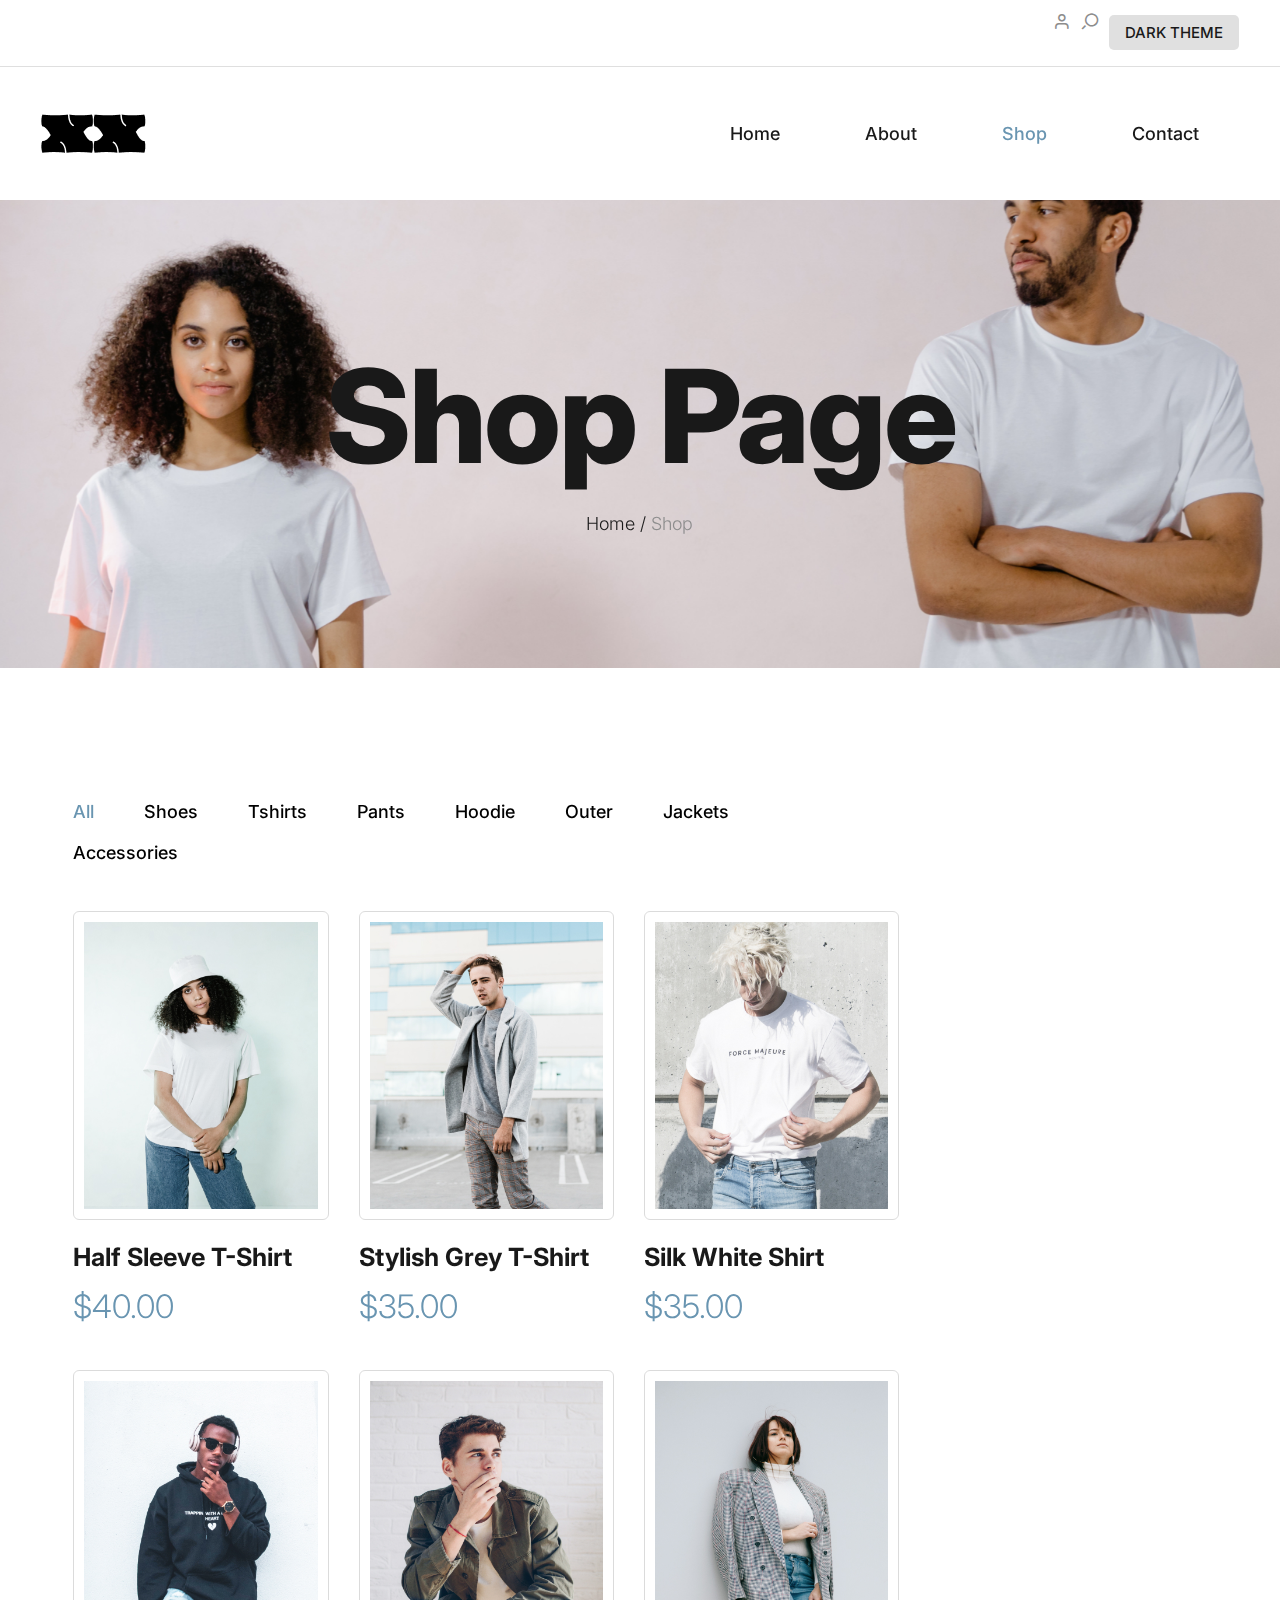
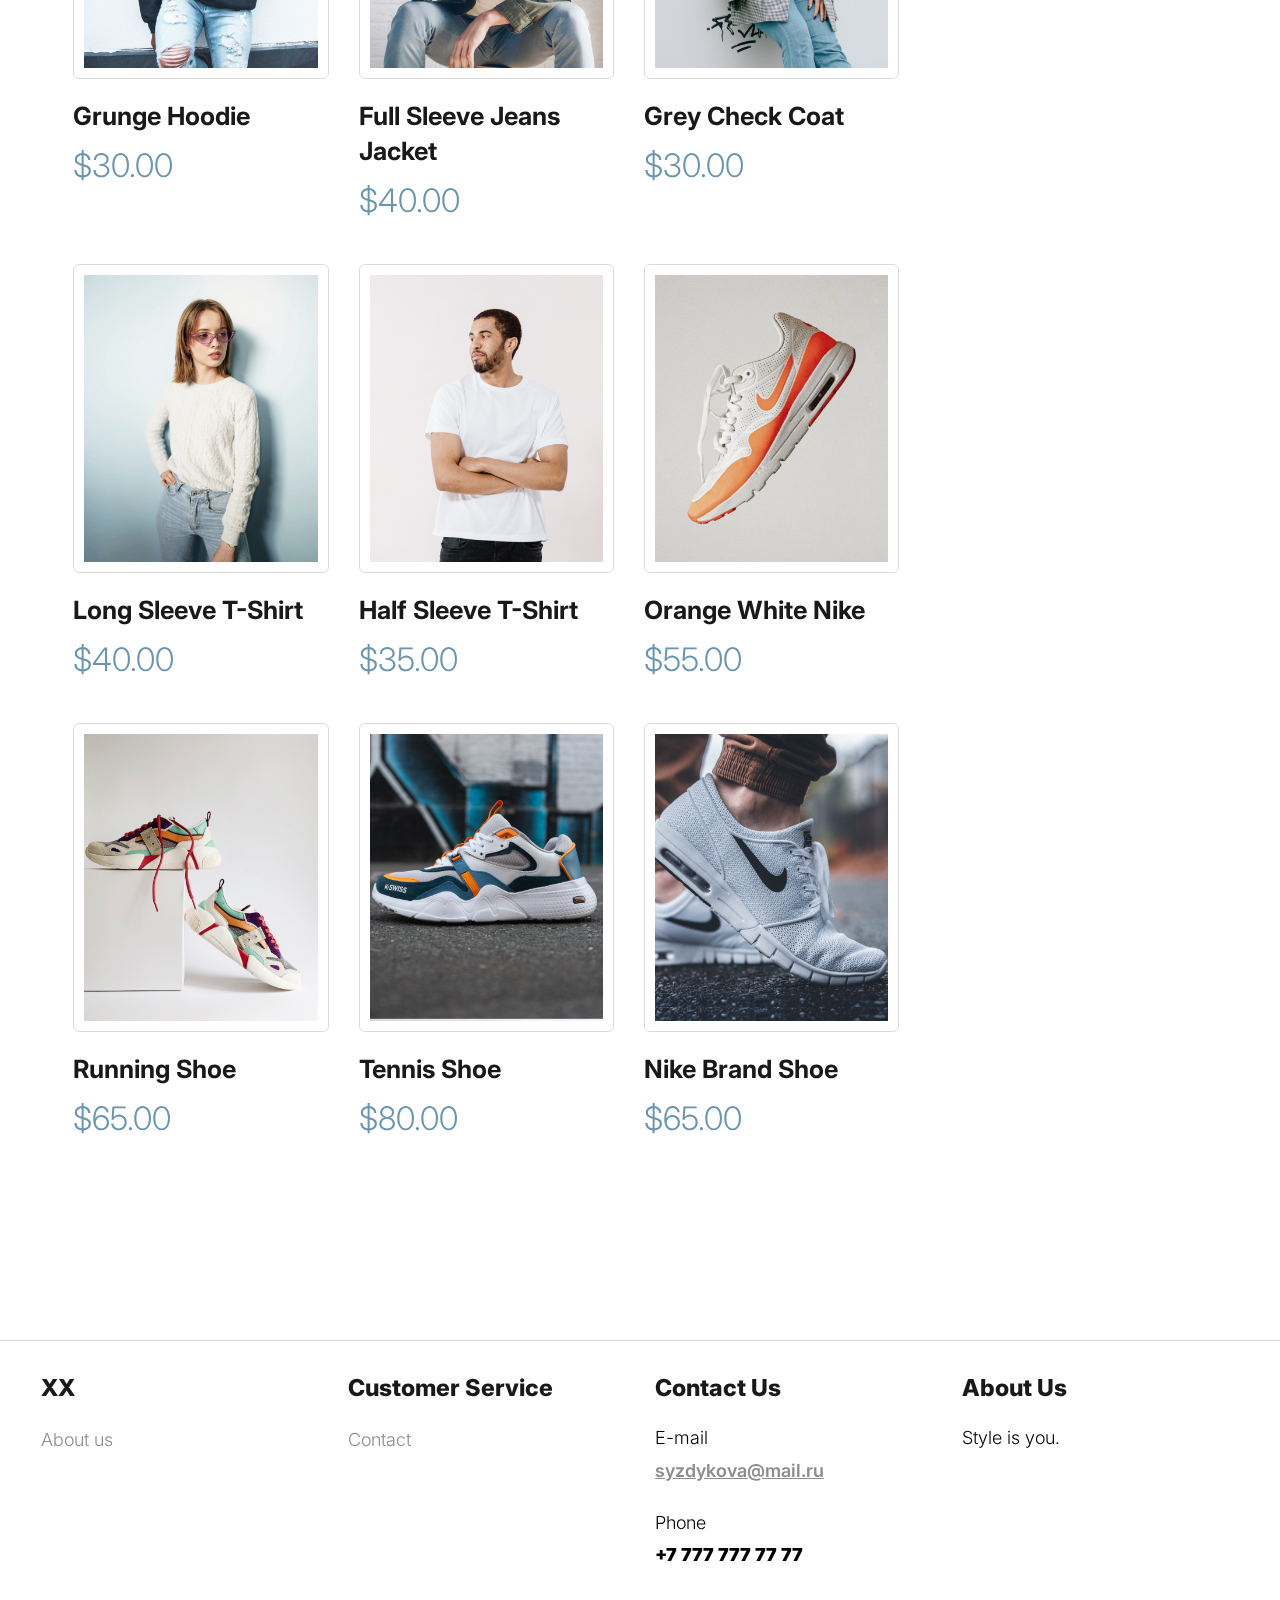
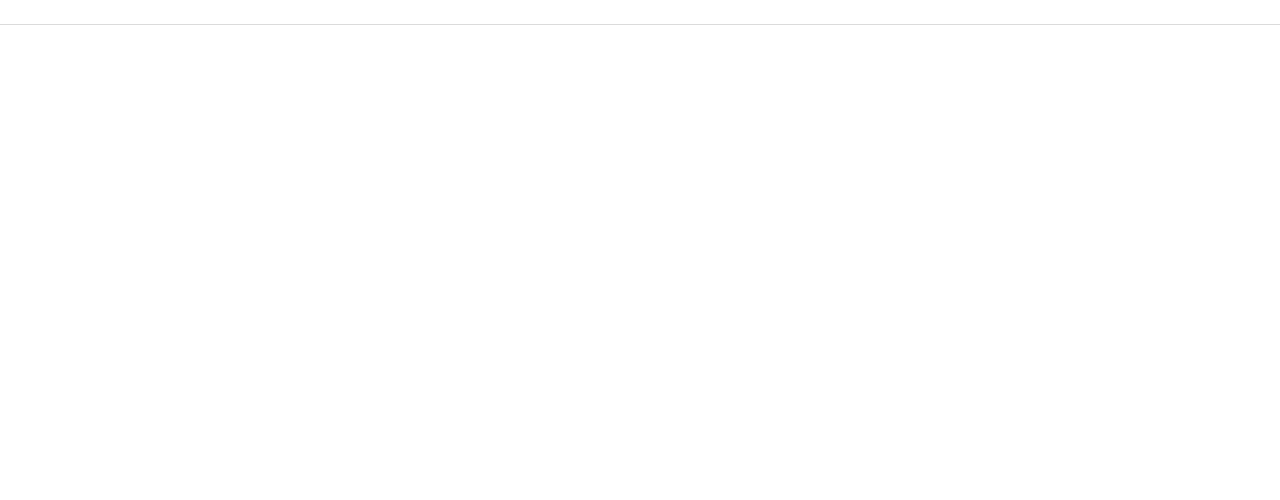
<file: shop.html>
<!DOCTYPE html>
<html lang="en">
  <head>
    <title>XX store</title>
    <meta charset="utf-8">
    <meta http-equiv="X-UA-Compatible" content="IE=edge">
    <meta name="viewport" content="width=device-width, initial-scale=1.0">
    <meta name="format-detection" content="telephone=no">
    <meta name="apple-mobile-web-app-capable" content="yes">
    <meta name="author" content="">
    <meta name="keywords" content="">
    <meta name="description" content="">
    <link rel="stylesheet" type="text/css" href="css/normalize.css">
    <link rel="stylesheet" type="text/css" href="icomoon/icomoon.css">
    <link rel="stylesheet" type="text/css" media="all" href="https://maxcdn.bootstrapcdn.com/font-awesome/4.7.0/css/font-awesome.min.css">
    <link rel="stylesheet" type="text/css" href="css/vendor.css">
    <link rel="stylesheet" type="text/css" href="style.css">
    <link rel="preconnect" href="https://fonts.googleapis.com">
    <link rel="preconnect" href="https://fonts.gstatic.com" crossorigin>
    <link href="https://fonts.googleapis.com/css2?family=Inter:wght@100;200;300;400;500;600;700;800;900&display=swap" rel="stylesheet">
    <!-- script
    ================================================== -->
    <script src="js/modernizr.js"></script>
  </head>
  <body>

    <div class="preloader-wrapper">
      <div class="preloader">
      </div>
    </div>

    <div class="search-popup">
      <div class="search-popup-container">

        <form role="search" method="get" class="search-form" action="">
          <input type="search" id="search-form" class="search-field" placeholder="Type and press enter" value="" name="s" />
          <button type="submit" class="search-submit"><a href="#"><i class="icon icon-search"></i></a></button>
        </form>

        <h5 class="cat-list-title">Browse Categories</h5>
        
        <ul class="cat-list">
          <li class="cat-list-item">
            <a href="shop.html" title="Men Jackets">Men Jackets</a>
          </li>
          <li class="cat-list-item">
            <a href="shop.html" title="Fashion">Fashion</a>
          </li>
          <li class="cat-list-item">
            <a href="shop.html" title="Casual Wears">Casual Wears</a>
          </li>
          <li class="cat-list-item">
            <a href="shop.html" title="Women">Women</a>
          </li>
          <li class="cat-list-item">
            <a href="shop.html" title="Trending">Trending</a>
          </li>
          <li class="cat-list-item">
            <a href="shop.html" title="Hoodie">Hoodie</a>
          </li>
          <li class="cat-list-item">
            <a href="shop.html" title="Kids">Kids</a>
          </li>
        </ul>
      </div>
    </div>
        <header id="header">
      <div id="header-wrap">
        <nav class="secondary-nav border-bottom">
          <div class="container">
            <div class="row d-flex align-items-center">
              <div class="col-md-4 header-contact">
                <p> <strong> </strong>
                </p>
              </div>
              <div class="col-md-4 shipping-purchase text-center">
                <p> </p>
              </div>
              <div class="col-md-4 col-sm-12 user-items">
                <ul class="d-flex justify-content-end list-unstyled">
                  <li>
                    <a href="login.html">
                      <i class="icon icon-user"></i>
                    </a>
                  </li>
                  <li class="user-items search-item pe-3">
                    <a href="#" class="search-button">
                      <i class="icon icon-search"></i>
                    </a>
                  </li>
<li>
      <button id="theme-toggle" class="btn btn-light">Switch Theme</button>
    </li>
                </ul>
              </div>
            </div>
          </div>
        </nav>
        <nav class="primary-nav padding-small">
          <div class="container">
            <div class="row d-flex align-items-center">
              <div class="col-lg-2 col-md-2">
                <div class="main-logo">
                  <a href="index.html">
                    <img src="images/main-logo.png" alt="logo">
                  </a>
                </div>
              </div>
              <div class="col-lg-10 col-md-10">
                <div class="navbar">

                  <div id="main-nav" class="stellarnav d-flex justify-content-end right">
                    <ul class="menu-list">

                      <li class="menu-item has-sub">
                        
                    <li><a href="index.html" class="item-anchor">Home</a></li>
                    <li><a href="about.html" class="item-anchor" data-effect="About">About</a></li>
                    <li><a href="shop.html" class="item-anchor active">Shop</a></li>
                    <li><a href="contact.html" class="item-anchor" data-effect="Contact">Contact</a></li>
                    </ul>
                  </div>
                </div>
              </div>
            </div>
          </div>
        </nav>
      </div>
    </header>

    <section class="site-banner jarallax min-height300 padding-large" style="background: url(images/hero-image.jpg) no-repeat; background-position: top;">
      <div class="container">
        <div class="row">
          <div class="col-md-12">
            <h1 class="page-title">Shop page</h1>
            <div class="breadcrumbs">
              <span class="item">
                <a href="index.html">Home /</a>
              </span>
              <span class="item">Shop</span>
            </div>
          </div>
        </div>
      </div>
    </section>

    <div class="shopify-grid padding-large">
      <div class="container">
        <div class="row">

          <section id="selling-products" class="col-md-9 product-store">
            <div class="container">
              <ul class="tabs list-unstyled">
                <li data-tab-target="#all" class="active tab">All</li>
                <li data-tab-target="#shoes" class="tab">Shoes</li>
                <li data-tab-target="#tshirts" class="tab">Tshirts</li>
                <li data-tab-target="#pants" class="tab">Pants</li>
                <li data-tab-target="#hoodie" class="tab">Hoodie</li>
                <li data-tab-target="#outer" class="tab">Outer</li>
                <li data-tab-target="#jackets" class="tab">Jackets</li>
                <li data-tab-target="#accessories" class="tab">Accessories</li>
              </ul>
              <div class="tab-content">
                <div id="all" data-tab-content class="active">
                  <div class="row d-flex flex-wrap">
                    <div class="product-item col-lg-4 col-md-6 col-sm-6">
                      <div class="image-holder">
                        <img src="images/selling-products1.jpg" alt="Books" class="product-image">
                      </div>
                      
                      <div class="product-detail">
                        <h3 class="product-title">
                          <a href="single-product.html">Half sleeve T-shirt</a>
                        </h3>
                        <div class="item-price text-primary">$40.00</div>
                      </div>
                    </div>
                    <div class="product-item col-lg-4 col-md-6 col-sm-6">
                      <div class="image-holder">
                        <img src="images/selling-products2.jpg" alt="Books" class="product-image">
                      </div>
                      <div class="product-detail">
                        <h3 class="product-title">
                          <a href="single-product.html">Stylish Grey T-shirt</a>
                        </h3>
                        <div class="item-price text-primary">$35.00</div>
                      </div>
                    </div>
                    <div class="product-item col-lg-4 col-md-6 col-sm-6">
                      <div class="image-holder">
                        <img src="images/selling-products3.jpg" alt="Books" class="product-image">
                      </div>
                      
                      <div class="product-detail">
                        <h3 class="product-title">
                          <a href="single-product.html">Silk White Shirt</a>
                        </h3>
                        <div class="item-price text-primary">$35.00</div>
                      </div>
                    </div>
                    <div class="product-item col-lg-4 col-md-6 col-sm-6">
                      <div class="image-holder">
                        <img src="images/selling-products4.jpg" alt="Books" class="product-image">
                      </div>
                     
                      <div class="product-detail">
                        <h3 class="product-title">
                          <a href="single-product.html">Grunge Hoodie</a>
                        </h3>
                        <div class="item-price text-primary">$30.00</div>
                      </div>
                    </div>
                    <div class="product-item col-lg-4 col-md-6 col-sm-6">
                      <div class="image-holder">
                        <img src="images/selling-products5.jpg" alt="Books" class="product-image">
                      </div>
                      
                      <div class="product-detail">
                        <h3 class="product-title">
                          <a href="single-product.html">Full sleeve Jeans jacket</a>
                        </h3>
                        <div class="item-price text-primary">$40.00</div>
                      </div>
                    </div>
                    <div class="product-item col-lg-4 col-md-6 col-sm-6">
                      <div class="image-holder">
                        <img src="images/selling-products6.jpg" alt="Books" class="product-image">
                      </div>
                      
                      <div class="product-detail">
                        <h3 class="product-title">
                          <a href="single-product.html">Grey Check Coat</a>
                        </h3>
                        <div class="item-price text-primary">$30.00</div>
                      </div>
                    </div>
                    <div class="product-item col-lg-4 col-md-6 col-sm-6">
                      <div class="image-holder">
                        <img src="images/selling-products7.jpg" alt="Books" class="product-image">
                      </div>
                      
                      <div class="product-detail">
                        <h3 class="product-title">
                          <a href="single-product.html">Long Sleeve T-shirt</a>
                        </h3>
                        <div class="item-price text-primary">$40.00</div>
                      </div>
                    </div>
                    <div class="product-item col-lg-4 col-md-6 col-sm-6">
                      <div class="image-holder">
                        <img src="images/selling-products8.jpg" alt="Books" class="product-image">
                      </div>
                      <div class="product-detail">
                        <h3 class="product-title">
                          <a href="single-product.html">Half Sleeve T-shirt</a>
                        </h3>
                        <div class="item-price text-primary">$35.00</div>
                      </div>
                    </div>
                    <div class="product-item col-lg-4 col-md-6 col-sm-6">
                      <div class="image-holder">
                        <img src="images/selling-products13.jpg" alt="Books" class="product-image">
                      </div>
                    
                      <div class="product-detail">
                        <h3 class="product-title">
                          <a href="single-product.html">Orange white Nike</a>
                        </h3>
                        <div class="item-price text-primary">$55.00</div>
                      </div>
                    </div>
                    <div class="product-item col-lg-4 col-md-6 col-sm-6">
                      <div class="image-holder">
                        <img src="images/selling-products14.jpg" alt="Books" class="product-image">
                      </div>
                     
                      <div class="product-detail">
                        <h3 class="product-title">
                          <a href="single-product.html">Running Shoe</a>
                        </h3>
                        <div class="item-price text-primary">$65.00</div>
                      </div>
                    </div>
                    <div class="product-item col-lg-4 col-md-6 col-sm-6">
                      <div class="image-holder">
                        <img src="images/selling-products15.jpg" alt="Books" class="product-image">
                      </div>

                      <div class="product-detail">
                        <h3 class="product-title">
                          <a href="single-product.html">Tennis Shoe</a>
                        </h3>
                        <div class="item-price text-primary">$80.00</div>
                      </div>
                    </div>
                    <div class="product-item col-lg-4 col-md-6 col-sm-6">
                      <div class="image-holder">
                        <img src="images/selling-products16.jpg" alt="Books" class="product-image">
                      </div>
                      
                      <div class="product-detail">
                        <h3 class="product-title">
                          <a href="single-product.html">Nike Brand Shoe</a>
                        </h3>
                        <div class="item-price text-primary">$65.00</div>
                      </div>
                    </div>
                  </div>
                </div>
                <div id="shoes" data-tab-content>
                  <div class="row d-flex flex-wrap">
                    <div class="product-item col-lg-4 col-md-6 col-sm-6">
                      <div class="image-holder">
                        <img src="images/selling-products13.jpg" alt="Books" class="product-image">
                      </div>
                      
                      <div class="product-detail">
                        <h3 class="product-title">
                          <a href="single-product.html">Orange white Nike</a>
                        </h3>
                        <div class="item-price text-primary">$55.00</div>
                      </div>
                    </div>
                    <div class="product-item col-lg-4 col-md-6 col-sm-6">
                      <div class="image-holder">
                        <img src="images/selling-products14.jpg" alt="Books" class="product-image">
                      </div>
                      
                      <div class="product-detail">
                        <h3 class="product-title">
                          <a href="single-product.html">Running Shoe</a>
                        </h3>
                        <div class="item-price text-primary">$65.00</div>
                      </div>
                    </div>
                    <div class="product-item col-lg-4 col-md-6 col-sm-6">
                      <div class="image-holder">
                        <img src="images/selling-products15.jpg" alt="Books" class="product-image">
                      </div>
                      
                      <div class="product-detail">
                        <h3 class="product-title">
                          <a href="single-product.html">Tennis Shoe</a>
                        </h3>
                        <div class="item-price text-primary">$80.00</div>
                      </div>
                    </div>
                    <div class="product-item col-lg-4 col-md-6 col-sm-6">
                      <div class="image-holder">
                        <img src="images/selling-products16.jpg" alt="Books" class="product-image">
                      </div>
                      
                      <div class="product-detail">
                        <h3 class="product-title">
                          <a href="single-product.html">Nike Brand Shoe</a>
                        </h3>
                        <div class="item-price text-primary">$65.00</div>
                      </div>
                    </div>
                  </div>
                </div>
                <div id="tshirts" data-tab-content>
                  <div class="row d-flex flex-wrap">
                    <div class="product-item col-lg-4 col-md-6 col-sm-6">
                      <div class="image-holder">
                        <img src="images/selling-products3.jpg" alt="Books" class="product-image">
                      </div>
                      
                      <div class="product-detail">
                        <h3 class="product-title">
                          <a href="single-product.html">Silk White Shirt</a>
                        </h3>
                        <div class="item-price text-primary">$35.00</div>
                      </div>
                    </div>
                    <div class="product-item col-lg-4 col-md-6 col-sm-6">
                      <div class="image-holder">
                        <img src="images/selling-products8.jpg" alt="Books" class="product-image">
                      </div>
                      
                      <div class="product-detail">
                        <h3 class="product-title">
                          <a href="single-product.html">White Half T-shirt</a>
                        </h3>
                        <div class="item-price text-primary">$30.00</div>
                      </div>
                    </div>
                    <div class="product-item col-lg-4 col-md-6 col-sm-6">
                      <div class="image-holder">
                        <img src="images/selling-products5.jpg" alt="Books" class="product-image">
                      </div>
                      
                      <div class="product-detail">
                        <h3 class="product-title">
                          <a href="single-product.html">Ghee Half T-shirt</a>
                        </h3>
                        <div class="item-price text-primary">$40.00</div>
                      </div>
                    </div>
                    <div class="product-item col-lg-4 col-md-6 col-sm-6">
                      <div class="image-holder">
                        <img src="images/selling-products7.jpg" alt="Books" class="product-image">
                      </div>
                      
                      <div class="product-detail">
                        <h3 class="product-title">
                          <a href="single-product.html">Long Sleeve T-shirt</a>
                        </h3>
                        <div class="item-price text-primary">$40.00</div>
                      </div>
                    </div>
                  </div>
                </div>
                <div id="pants" data-tab-content>
                  <div class="row d-flex flex-wrap">
                    <div class="product-item col-lg-4 col-md-6 col-sm-6">
                      <div class="image-holder">
                        <img src="images/selling-products1.jpg" alt="Books" class="product-image">
                      </div>
                      
                      <div class="product-detail">
                        <h3 class="product-title">
                          <a href="single-product.html">Half sleeve T-shirt</a>
                        </h3>
                        <div class="item-price text-primary">$40.00</div>
                      </div>
                    </div>
                    <div class="product-item col-lg-4 col-md-6 col-sm-6">
                      <div class="image-holder">
                        <img src="images/selling-products4.jpg" alt="Books" class="product-image">
                      </div>
                      
                      <div class="product-detail">
                        <h3 class="product-title">
                          <a href="single-product.html">Grunge Hoodie</a>
                        </h3>
                        <div class="item-price text-primary">$30.00</div>
                      </div>
                    </div>
                    <div class="product-item col-lg-4 col-md-6 col-sm-6">
                      <div class="image-holder">
                        <img src="images/selling-products7.jpg" alt="Books" class="product-image">
                      </div>
                     
                      <div class="product-detail">
                        <h3 class="product-title">
                          <a href="single-product.html">Long Sleeve T-shirt</a>
                        </h3>
                        <div class="item-price text-primary">$40.00</div>
                      </div>
                    </div>
                    <div class="product-item col-lg-4 col-md-6 col-sm-6">
                      <div class="image-holder">
                        <img src="images/selling-products2.jpg" alt="Books" class="product-image">
                      </div>
                      
                      <div class="product-detail">
                        <h3 class="product-title">
                          <a href="single-product.html">Stylish Grey Pant</a>
                        </h3>
                        <div class="item-price text-primary">$40.00</div>
                      </div>
                    </div>
                  </div>
                </div>
                <div id="hoodie" data-tab-content>
                  <div class="row d-flex flex-wrap">
                    <div class="product-item col-lg-4 col-md-6 col-sm-6">
                      <div class="image-holder">
                        <img src="images/selling-products17.jpg" alt="Books" class="product-image">
                      </div>
                      
                      <div class="product-detail">
                        <h3 class="product-title">
                          <a href="single-product.html">White Hoodie</a>
                        </h3>
                        <div class="item-price text-primary">$40.00</div>
                      </div>
                    </div>
                    <div class="product-item col-lg-4 col-md-6 col-sm-6">
                      <div class="image-holder">
                        <img src="images/selling-products4.jpg" alt="Books" class="product-image">
                      </div>
                      
                      <div class="product-detail">
                        <h3 class="product-title">
                          <a href="single-product.html">Navy Blue Hoodie</a>
                        </h3>
                        <div class="item-price text-primary">$45.00</div>
                      </div>
                    </div>
                    <div class="product-item col-lg-4 col-md-6 col-sm-6">
                      <div class="image-holder">
                        <img src="images/selling-products18.jpg" alt="Books" class="product-image">
                      </div>
                     
                      </div>
                      <div class="product-detail">
                        <h3 class="product-title">
                          <a href="single-product.html">Dark Green Hoodie</a>
                        </h3>
                        <div class="item-price text-primary">$35.00</div>
                      </div>
                    </div>
                  </div>
                </div>
                <div id="outer" data-tab-content>
                  <div class="row d-flex flex-wrap">
                    <div class="product-item col-lg-4 col-md-6 col-sm-6">
                      <div class="image-holder">
                        <img src="images/selling-products3.jpg" alt="Books" class="product-image">
                      </div>
            
                      <div class="product-detail">
                        <h3 class="product-title">
                          <a href="single-product.html">Silk White Shirt</a>
                        </h3>
                        <div class="item-price text-primary">$ 35.00</div>
                      </div>
                    </div>
                    <div class="product-item col-lg-4 col-md-6 col-sm-6">
                      <div class="image-holder">
                        <img src="images/selling-products4.jpg" alt="Books" class="product-image">
                      </div>
                      
                      <div class="product-detail">
                        <h3 class="product-title">
                          <a href="single-product.html">Grunge Hoodie</a>
                        </h3>
                        <div class="item-price text-primary">$ 30.00</div>
                      </div>
                    </div>
                    <div class="product-item col-lg-4 col-md-6 col-sm-6">
                      <div class="image-holder">
                        <img src="images/selling-products6.jpg" alt="Books" class="product-image">
                      </div>
                      
                      <div class="product-detail">
                        <h3 class="product-title">
                          <a href="single-product.html">Grey Check Coat</a>
                        </h3>
                        <div class="item-price text-primary">$ 30.00</div>
                      </div>
                    </div>
                    <div class="product-item col-lg-4 col-md-6 col-sm-6">
                      <div class="image-holder">
                        <img src="images/selling-products7.jpg" alt="Books" class="product-image">
                      </div>
                     
                      <div class="product-detail">
                        <h3 class="product-title">
                          <a href="single-product.html">Long Sleeve T-shirt</a>
                        </h3>
                        <div class="item-price text-primary">$ 40.00</div>
                      </div>
                    </div>
                  </div>
                </div>
                <div id="jackets" data-tab-content>
                  <div class="row d-flex flex-wrap">
                    <div class="product-item col-lg-4 col-md-6 col-sm-6">
                      <div class="image-holder">
                        <img src="images/selling-products5.jpg" alt="Books" class="product-image">
                      </div>
                     
                      <div class="product-detail">
                        <h3 class="product-title">
                          <a href="single-product.html">Full Sleeve Jeans Jacket</a>
                        </h3>
                        <div class="item-price text-primary">$40.00</div>
                      </div>
                    </div>
                    <div class="product-item col-lg-4 col-md-6 col-sm-6">
                      <div class="image-holder">
                        <img src="images/selling-products2.jpg" alt="Books" class="product-image">
                      </div>
                      
                      <div class="product-detail">
                        <h3 class="product-title">
                          <a href="single-product.html">Stylish Grey Coat</a>
                        </h3>
                        <div class="item-price text-primary">$35.00</div>
                      </div>
                    </div>
                    <div class="product-item col-lg-4 col-md-6 col-sm-6">
                      <div class="image-holder">
                        <img src="images/selling-products6.jpg" alt="Books" class="product-image">
                      </div>
                     
                      <div class="product-detail">
                        <h3 class="product-title">
                          <a href="single-product.html">Grey Check Coat</a>
                        </h3>
                        <div class="item-price text-primary">$35.00</div>
                      </div>
                    </div>
                  </div>
                </div>
                <div id="accessories" data-tab-content>
                  <div class="row d-flex flex-wrap">
                    <div class="product-item col-lg-4 col-md-6 col-sm-6">
                      <div class="image-holder">
                        <img src="images/selling-products19.jpg" alt="Books" class="product-image">
                      </div>
                      
                      <div class="product-detail">
                        <h3 class="product-title">
                          <a href="single-product.html">Stylish Women Bag</a>
                        </h3>
                        <div class="item-price text-primary">$35.00</div>
                      </div>
                    </div>
                    <div class="product-item col-lg-4 col-md-6 col-sm-6">
                      <div class="image-holder">
                        <img src="images/selling-products20.jpg" alt="Books" class="product-image">
                      </div>
                      
                      <div class="product-detail">
                        <h3 class="product-title">
                          <a href="single-product.html">Stylish Gadgets</a>
                        </h3>
                        <div class="item-price text-primary">$30.00</div>
                      </div>
                    </div>
                  </div>
                </div>
              </div>

          </section>
          
        </div>        
      </div>      
    </div>

    <hr>

 <footer id="footer">
      <div class="container">
        <div class="footer-menu-list">
          <div class="row d-flex flex-wrap justify-content-between">
            <div class="col-lg-3 col-md-6 col-sm-6">
              <div class="footer-menu">
                <h5 class="widget-title">XX</h5>
                <ul class="menu-list list-unstyled">
                  <li class="menu-item">
                    <a href="about.html">About us</a>
                  </li>
                </ul>
              </div>
            </div>
            <div class="col-lg-3 col-md-6 col-sm-6">
              <div class="footer-menu">
                <h5 class="widget-title">Customer Service</h5>
                <ul class="menu-list list-unstyled">
                  <li class="menu-item">
                    <a href="contact.html">Contact</a>
                  </li>
                </ul>
              </div>
            </div>
            <div class="col-lg-3 col-md-6 col-sm-6">
              <div class="footer-menu">
                <h5 class="widget-title">Contact Us</h5>
                <p>E-mail <br><a href="#" class="email">syzdykova@mail.ru</a>
                </p>
                <p>Phone <br>
                  <strong>+7 777 777 77 77</strong>
                </p>
              </div>
            </div>
            <div class="col-lg-3 col-md-6 col-sm-6">
              <div class="footer-menu">
                <h5 class="widget-title">About Us</h5>
                <p>Style is you.</p>
                
              </div>
            </div>
          </div>
        </div>
      </div>
      <hr>
    </footer>

    <script src="js/jquery-1.11.0.min.js"></script>
    <script src="js/plugins.js"></script>
    <script src="js/script.js"></script>
  </body>
</html>
</file>
<file: icomoon/icomoon.css>
@font-face {
  font-family: 'icomoon';
  src:  url('fonts/icomoon.eot?y7j3bk');
  src:  url('fonts/icomoon.eot?y7j3bk#iefix') format('embedded-opentype'),
    url('fonts/icomoon.ttf?y7j3bk') format('truetype'),
    url('fonts/icomoon.woff?y7j3bk') format('woff'),
    url('fonts/icomoon.svg?y7j3bk#icomoon') format('svg');
  font-weight: normal;
  font-style: normal;
  font-display: block;
}

[class^="icon-"], [class*=" icon-"] {
  /* use !important to prevent issues with browser extensions that change fonts */
  font-family: 'icomoon' !important;
  speak: never;
  font-style: normal;
  font-weight: normal;
  font-variant: normal;
  text-transform: none;
  line-height: 1;

  /* Better Font Rendering =========== */
  -webkit-font-smoothing: antialiased;
  -moz-osx-font-smoothing: grayscale;
}

.icon-chevron-down:before {
  content: "\e908";
}
.icon-mail:before {
  content: "\e914";
}
.icon-map-pin:before {
  content: "\e915";
}
.icon-phone:before {
  content: "\e916";
}
.icon-play:before {
  content: "\e917";
}
.icon-shopping-cart:before {
  content: "\e913";
}
.icon-add:before {
  content: "\e90b";
}
.icon-remove:before {
  content: "\e912";
}
.icon-tags1:before {
  content: "\e90c";
}
.icon-arrow-io:before {
  content: "\e90a";
}
.icon-chevron-left:before {
  content: "\e90d";
}
.icon-chevron-right:before {
  content: "\e90e";
}
.icon-help_outline:before {
  content: "\e90f";
}
.icon-return:before {
  content: "\e906";
}
.icon-user:before {
  content: "\e907";
}
.icon-search:before {
  content: "\e905";
}
.icon-heart:before {
  content: "\e902";
}
.icon-truck:before {
  content: "\e903";
}
.icon-cancel:before {
  content: "\e904";
}
.icon-close:before {
  content: "\e909";
}
.icon-arrow-left:before {
  content: "\e900";
}
.icon-arrow-right:before {
  content: "\e901";
}
.icon-screen-full:before {
  content: "\e910";
}
.icon-right-quote:before {
  content: "\e911";
}
.icon-linkedin2:before {
  content: "\eaca";
}
.icon-instagram:before {
  content: "\ea92";
}
.icon-star-empty:before {
  content: "\e9d7";
}
.icon-star-half:before {
  content: "\e9d8";
}
.icon-star-full:before {
  content: "\e9d9";
}
.icon-tags:before {
  content: "\f02c";
}
.icon-twitter:before {
  content: "\f099";
}
.icon-facebook:before {
  content: "\f09a";
}
.icon-facebook-f:before {
  content: "\f09a";
}
.icon-bars:before {
  content: "\f0c9";
}
.icon-navicon:before {
  content: "\f0c9";
}
.icon-reorder:before {
  content: "\f0c9";
}
.icon-youtube-play:before {
  content: "\f16a";
}
.icon-behance-square:before {
  content: "\f1b5";
}
.icon-pinterest-p:before {
  content: "\f231";
}
</file>
<file: style.css>
/*
Theme Name: Ultras
Theme URI: https://templatesjungle.com/
Author: TemplatesJungle
Author URI: https://templatesjungle.com/
Description: Ultras is specially designed product packaged for eCommerce store websites.
Version: 1.1
*/

/*--------------------------------------------------------------
This is main CSS file that contains custom style rules used in this template
--------------------------------------------------------------*/

/*------------------------------------*\
    Table of contents
\*------------------------------------*/

/*------------------------------------------------

CSS STRUCTURE:

1. VARIABLES

2. GENERAL TYPOGRAPHY
  2.1 General Styles
  2.2 Floating & Alignment
  2.3 Forms
  2.4 Lists
  2.5 Code
  2.6 Tables
  2.7 Spacing
  2.8 Utilities
  2.9 Misc
    - Row Border
    - Zoom Effect
  2.10 Buttons
    - Button Sizes
    - Button Shapes
    - Button Color Scheme
    - Button Aligns
  2.11 Section
    - Hero Section
    - Section Title
    - Section Paddings
    - Section Margins
    - Section Bg Colors
    - Content Colors
    - Content Borders

3. EXTENDED TYPOGRAPHY
  3.1 Blockquote / Pullquote
  3.2 Text Highlights

4. CONTENT ELEMENTS
  4.1 Tabs
  4.2 Accordions

5. BLOG STYLES
  5.1 Blog Single Post
  5.2 About Author
  5.3 Comments List
  5.4 Comments Form3

6. SITE STRUCTURE
  6.1 Header
    - Header Menu
    - Nav Sidebar
  6.2 Billboard
  6.3 About Us Section
  6.4 Video Section
  6.5 Selling Products Section
  6.6 Quotation Section
  6.7 Latest Blogs Section
  6.8 Newsletter Section
  6.9 Instagram Section
  6.10 Footer
    - Footer Top
    - Footer Bottom

7. OTHER PAGES
  7.1 About Page
  7.2 Product Detail
    -Quantity
  7.3 Shop Page & Blog Page
    -Sidebar
    -Pagination
  7.4 Shop List Page
  7.5 Single Product
   -Single Product Information
   -Product Tabs
  7.6 Single Post Page
  7.7 Cart Page
  7.8 Wishlist Page
  7.9 Checkout Page
  7.10 Home2 Page
   -Billboard
   -Video Section
   -Categories
  7.11 Coming Soon Page
  7.12 Login Page
  7.13 Error Page
  7.14 Styles Page

    
/*--------------------------------------------------------------
/** 1. VARIABLES
--------------------------------------------------------------*/
:root {
    /* widths for rows and containers
     */
    --header-height       : 160px;
    --header-height-min   : 80px;
}
/* on mobile devices below 600px
 */
@media screen and (max-width: 600px) {
    :root {
        --header-height : 100px;
        --header-height-min   : 80px;
    }
}
/* Theme Colors */
:root {
    --accent-color       : #8d8d8d;
    --dark-color         : #191919;
    --light-color        : #fff;
    --grey-color         : #dbdbdb;
    --light-grey-color   : #fafafa;
    --primary-color      : #6995B1;
    --light-primary-color   : #eef1f3;
}

/* Fonts */
:root {
    --body-font           : "Inter", sans-serif;
    --heading-font        : "Inter", sans-serif;
}


/*----------------------------------------------*/
/* 2 GENERAL TYPOGRAPHY */
/*----------------------------------------------*/

/* 2.1 General Styles
/*----------------------------------------------*/
*, *::before, *::after {
  -webkit-box-sizing: border-box;
  -moz-box-sizing: border-box;
  box-sizing: border-box;
}
html {
  box-sizing: border-box;
}
body {
  font-family: var(--body-font);
  font-size: 18px;
  font-weight: 300;
  line-height: 2;
  color: var(--accent-color);
  margin: 0;
}
body.no-scroll {
    overflow: hidden;
}
a {
  color: var(--dark-color);
  text-decoration: none;
  transition: 0.3s color ease-out;
}
p>a {
  color: var(--primary-color);
}
a.light {
  color: var(--light-color);
}
a:hover {
  text-decoration: none;
  color: var(--primary-color);
}
ul, ol {
  margin-top: 0;
  margin-bottom: 10px;
  margin-left: 0;
}
ul ul,
ol ul,
ul ol,
ol ol {
  margin-top: 5px;
  margin-bottom: 0;
}
ul li, ol li {
  margin-bottom: 5px;
  outline: 0;
}
ul li.active a{
  color: var(--dark-color);
}
ul li:last-child,
ol li:last-child {
  margin-bottom: 0;
}
dl {
  margin-top: 0;
  margin-bottom: 2rem;
}
dt,
dd {
  line-height: 1.42857143;
}
dt {
  font-weight: bold;
}
dd {
  margin-left: 0;
}
button, input, select, textarea {
  font-family: inherit;
  font-size: inherit;
  line-height: inherit;
  outline: 0;
}
figure {
  margin: 0;
}
img {
  display: inline-block;
  border: 0;
  max-width: 100%;
  height: auto;
  vertical-align: middle;
}
::selection {
  background: var(--primary-color);
  color: var(--light-color);
  text-shadow: none;
}
::-moz-selection {
  background: var(--primary-color);
  color: var(--light-color);
  text-shadow: none;
}

::-webkit-input-placeholder {
    color: #7A7A7A; /* WebKit browsers */
}
:-ms-input-placeholder {
    color: #7A7A7A;/* Internet Explorer 10+ */
}

/* Typography */
/*----------------------------------------------*/

h1, .h1, h2, .h2, h3, .h3, h4, .h4, h5, .h5, h6, .h6 {
  font-family: var(--heading-font);
  color: var(--dark-color);
  line-height: 1.2;
}
h1.light, .h1, h2.light, .h2, h3.light, .h3, h4.light, .h4, h5.light, .h5, h6.light, .h6 {
  color: var(--light-color);
}
h1, h2, h3 {
  margin: 25px 0;
  text-transform: capitalize;
}
h5, h6 {
  letter-spacing: 1px;
}
h1, .h1 {
  font-size: 3em;
  line-height: 1.4;
}
h2, .h2 {
  font-size: 2em;
  line-height: 1.4;
}
h3, .h3 {
  font-size: 1.4em;
  line-height: 1.4;
}
h4, .h4 {
  font-size: 1.1em;
  line-height: 1.4;
}
h5, .h5 {
  font-size: .83em;
  line-height: 1.25;
}
h6, .h6 {
  font-size: .67em;
  line-height: 1.1;
}
h1 a, h2 a, h3 a, h4 a, h5 a, h6 a {
  font-weight: inherit;
  color: inherit;
  text-decoration: none;
}
p {
   font-family: var(--body-font);
   font-size: 18px;
   line-height: 1.8;
   margin: 0 0 20px 0;
}
p.dark {
    color: var(--dark-color);
}
p.light {
    color: var(--light-color);
}
p:empty {
  display: none;
}
small {
  font-size: 85%;
}
mark {
  background-color: var(--grey-color);
  padding: 0.28rem;
}
dfn, cite, em, i {
  font-style: italic;
}
::placeholder {
    color: var(--grey-color);
}

/*----------------------------------------------*/
/* 2.1 Floating & Alignment */
/*----------------------------------------------*/

.align-left {
  float: left;
  text-align: left;
}
.align-right {
  float: right;
  text-align: right;
}
.align-center {
  display: block;
  margin-left: auto;
  margin-right: auto;
  text-align: center;
}
/**::after,*/
.container::after,
.row::after,
.clearfix::after {
  display: block;
  clear: both;
  content: "";
}

/** Text Align
--------------------------------------------------------------*/
.text-left {
  text-align: left;
}
.text-right {
  text-align: right;
}
.text-center {
  text-align: center;
}
.text-justify {
  text-align: justify;
}
.text-nowrap {
  white-space: nowrap;
}
.text-lead {
  font-size: 120%;
  line-height: 1.7em;
}
.text-lead strong {
  font-size: 115%;
  font-weight: 500;
}
.text-muted {
  color: var(--primary-color);
}
.text-primary {
  color: var(--primary-color) !important;
}
.text-hide {
  font: 0/0 a;
  color: transparent;
  text-shadow: none;
  background-color: transparent;
  border: 0;
}

/*------------------------------------------------
/* 2.3 Forms
–––––––––––––––––––––––––––––––––––––––––––––––––– */
input[type="email"],
input[type="number"],
input[type="search"],
input[type="text"],
input[type="tel"],
input[type="url"],
input[type="password"],
textarea,
select {
    height: 50px;
    padding: 6px 15px;
    background-color: var(--light-background-color);
    border: 1px solid var(--grey-color);
    border-radius: 4px;
    box-shadow: none;
    box-sizing: border-box; 
  }
/* Removes awkward default styles on some inputs for iOS */
input[type="email"],
input[type="number"],
input[type="search"],
input[type="text"],
input[type="tel"],
input[type="url"],
input[type="password"],
textarea {
  -webkit-appearance: none;
     -moz-appearance: none;
          appearance: none; }
textarea {
  min-height: 130px;
  padding-top: 6px;
  padding-bottom: 6px; }
input[type="email"]:focus,
input[type="number"]:focus,
input[type="search"]:focus,
input[type="text"]:focus,
input[type="tel"]:focus,
input[type="url"]:focus,
input[type="password"]:focus,
textarea:focus,
select:focus {
  border: 1px solid var(--grey-color);
  outline: 0; }
label,
legend {
  display: block;
  margin-bottom: .5rem;
  font-weight: 600; 
}
fieldset {
  padding: 0;
  border-width: 0; 
}
input[type="checkbox"],
input[type="radio"] {
  display: inline; }
label > .label-body {
  display: inline;
  margin-left: .5rem;
  font-weight: normal; }

/*------------------------------------------------
/* 2.4 Lists
–––––––––––––––––––––––––––––––––––––––––––––––––– */
ul {
  list-style: circle inside; }
ol {
  list-style: decimal inside; }
ol, ul {
  padding-left: 0;
  margin-top: 0; }
ul ul,
ul ol,
ol ol,
ol ul {
  margin: 1.5rem 0 1.5rem 3rem;
  font-size: 90%; }
li {
  margin-bottom: 1rem; }

/*------------------------------------------------
/* 2.5 Code
–––––––––––––––––––––––––––––––––––––––––––––––––– */
code {
  padding: .2rem .5rem;
  margin: 0 .2rem;
  border-radius: 4px; 
  background-color: var(--accent-color);
  color: var(--light-color);
}
pre > code {
  display: block;
  padding: 1rem 1.5rem;
  white-space: normal; 
  }

/*------------------------------------------------
/* 2.6 Tables
–––––––––––––––––––––––––––––––––––––––––––––––––– */
th,
td {
  padding: 12px 15px;
  text-align: left;
   }
th:first-child,
td:first-child {
  padding-left: 0; 
  }
th:last-child,
td:last-child {
  padding-right: 0; 
  }

/*------------------------------------------------
/* 2.7 Spacing
–––––––––––––––––––––––––––––––––––––––––––––––––– */
button,
.button {
  margin-bottom: 1rem; }
input,
textarea,
select,
fieldset {
  margin-bottom: 1.5rem; }
pre,
blockquote,
dl,
figure,
table,
form {
  margin-bottom: 2rem; 
}

/*------------------------------------------------
/* 2.8 Utilities
–––––––––––––––––––––––––––––––––––––––––––––––––– */
.u-full-width {
  width: 100%;
  box-sizing: border-box; 
}
.u-max-full-width {
  max-width: 100%;
  box-sizing: border-box; 
}
.u-pull-right {
  float: right; 
}
.u-pull-left {
  float: left; 
}
.list-icon i {
  margin-right: 10px;
}
.list-unstyled {
  list-style: none;
}
.txt-fx .letter {
  opacity: 0;
}
.text-uppercase {
  text-transform: uppercase;
}
.text-capitalize {
  text-transform: capitalize;
}
.overflow-hidden {
    overflow: hidden;
}
.hide {
    display: none !important;
}

/* display flex utilities */
.d-flex {
  display: -ms-flexbox !important;
  display: flex !important;
}
.flex-wrap {
  -ms-flex-wrap: wrap !important;
  flex-wrap: wrap !important;
}

.justify-content-end {
  -ms-flex-pack: justify !important;
  justify-content: end !important;
}
.justify-content-center {
  -ms-flex-pack: justify !important;
  justify-content: center !important;
}
.justify-content-evenly {
  -ms-flex-pack: justify !important;
  justify-content: space-evenly !important;
}
.justify-content-between {
  -ms-flex-pack: justify !important;
  justify-content: space-between !important;
}

.align-items-center {
  -ms-flex-align: center !important;
  align-items: center !important;
}
.align-items-baseline {
  -ms-flex-align: baseline !important;
  align-items: baseline !important;
}
/* disable selction in section title */
.noselect {
  -webkit-touch-callout: none; /* iOS Safari */
    -webkit-user-select: none; /* Safari */
     -khtml-user-select: none; /* Konqueror HTML */
       -moz-user-select: none; /* Old versions of Firefox */
        -ms-user-select: none; /* Internet Explorer/Edge */
            user-select: none; /* Non-prefixed version, currently
                                  supported by Chrome, Edge, Opera and Firefox */
}

/*------------------------------------------------
/* 2.9 Misc
–––––––––––––––––––––––––––––––––––––––––––––––––– */
/* -Row Border
------------------------------------------*/
hr {
  margin-top: 2rem;
  margin-bottom: 2rem;
  border-width: 0;
  border-top: 1px solid var(--grey-color); 
}

/* -Zoom Effect
------------------------------------------*/
.zoom-effect {
    position: relative;
    overflow: hidden;
}
.zoom-effect img {
    max-width: 100%;
    -webkit-transition: 0.6s ease-out;
    -moz-transition: 0.6s ease-out;
    transition: 0.6s ease-out;
}
.zoom-effect:hover img {
    -webkit-transform: scale(1.1,1.1);
    -moz-transform: scale(1.1,1.1);
    transform: scale(1.1,1.1);
}
.zoom-effect:before {
    content: "";
    display: block;
    width: 100%;
    height: 100%;
    top: 0;
    left: 0;
    position: absolute;
    background: rgba(0,0,0,0.3);
    z-index: 2;
    opacity: 0;
    -moz-transition: 0.5s ease;
    -webkit-transition: 0.5s ease;
    transition: 0.5s ease;
}
.zoom-effect:hover:before {
    opacity: 1;
    cursor: pointer;
}


/*--------------------------------------------------------------
/** 2.10 Buttons
--------------------------------------------------------------*/
a.btn,
input[type="button"],
input[type="submit"],
input[type="reset"],
input[type="file"],
button {
  background-image: none;
  background: var(--dark-color);
  text-decoration: none !important;
  display: inline-block;
  position: relative;
  border: 2px solid transparent;
  border-radius: 0;
  padding: 0.75em 1.5em;
  margin-top: 15px;
  font-family: var(--body-font);
  font-size: 15px;
  font-weight: 500;
  line-height: normal;
  text-align: center;
  text-transform: uppercase;
  color: var(--light-color);
  z-index: 1;
  cursor: pointer;
  white-space: nowrap;
  vertical-align: middle;
  -webkit-transition: all 0.3s ease-in;
  transition: all 0.3s ease-in;
  -ms-touch-action: manipulation;
  touch-action: manipulation;
  -webkit-user-select: none;
  -moz-user-select: none;
  -ms-user-select: none;
  user-select: none;
}
.btn:hover,
.btn:focus,
input[type="button"]:focus,
input[type="button"]:hover,
input[type="submit"]:focus,
input[type="submit"]:hover,
input[type="reset"]:focus,
input[type="reset"]:hover,
input[type="file"]:focus,
input[type="file"]:hover,
button:focus,
button:hover {
  text-decoration: none;
  outline: 0;
}
.light .btn:hover {
  color: var(--light-color);
}
.btn:last-child {
  margin-right: 0;
}
.btn:active,
.btn.btn-outline-light:active,
.btn.btn-outline-dark:active,
.btn.btn-outline-accent:active,
input[type="button"]:active,
input[type="submit"]:active,
input[type="reset"]:active,
input[type="file"]:active,
button:active {
  outline: 0;
  background-image: none;
  -webkit-box-shadow: inset 0 1px 3px rgba(0, 0, 0, 0.3);
  box-shadow: inset 0 1px 3px rgba(0, 0, 0, 0.3);
}
.btn.disabled,
.btn[disabled],
fieldset[disabled] .btn {
  cursor: not-allowed;
  opacity: 0.65;
  box-shadow: none;
}
a.btn.disabled,
fieldset[disabled] a.btn {
  pointer-events: none;
}

/* - Button Sizes
------------------------------------------------------------- */
.btn.btn-small {
  padding: 0.8em 1.8em;
  font-size: 0.65em;
}
.btn.btn-medium {
  padding: 1.1em 3.0em;
  font-size: 1.0em;
}
.btn.btn-large {
  padding: 1.5em 5.5em;
  font-size: 1.3em;
}

/* - Button Shapes
------------------------------------------------------------- */
.btn.btn-rounded,
.btn.btn-rounded::after {
  border-radius: 6px;
}
.btn.btn-pill,
.btn.btn-pill::after {
  border-radius: 2em;
}
/* button outline */
.btn.btn-outline-dark,
.btn.btn-outline-light,
.btn.btn-outline-accent {
  background: transparent;
  text-shadow: none;
  box-shadow: none;
}
.btn.btn-outline-dark:hover::after,
.btn.btn-outline-light:hover::after {
  background-color: transparent;
}
.btn.btn-outline-dark {
  border-color: rgba(0,0,0,1);
  color: var(--dark-color);
}
.btn.btn-outline-dark:hover {
  background: var(--dark-color);
  color: var(--light-color);
}
.btn.btn-outline-accent {
  border-color: var(--accent-color);
  color: var(--accent-color);
}
.btn.btn-outline-accent:hover {
  background: var(--accent-color);
  color: var(--light-color);
}
.btn.btn-outline-light {
  border-color: rgba(255,255,255,0.5);
  color: var(--light-color);
}
.btn.btn-outline-light:hover {
  border-color: rgba(0,0,0,0.5);
  color: var(--dark-color);
}
.btn.btn-outline-primary {
  background: transparent;
  border-color: var(--primary-color);
  color: var(--dark-color);
}
.btn.btn-outline-primary:hover {
  border-color: var(--dark-color);
  color: var(--dark-color) !important;
}
.btn.btn-full {
  display: block;
  margin: .85em 0;
  width: 100%;
  text-align: center;
}

/* - Buttons Color Scheme
------------------------------------------------------------- */
.btn.btn-dark {
  background: var(--dark-color);
  color: var(--light-color);
}
.btn.btn-dark:hover {
  background: var(--primary-color);
}
.btn.btn-light {
  background: var(--light-color);
  color: var(--dark-color);
}
.btn.btn-light:hover {
  background: var(--dark-color);
  color: var(--light-color);
}
.btn.btn-grey {
  background: var(--grey-color);
  color: var(--dark-color);
}
.btn.btn-grey:hover {
  background: var(--primary-color);
  color: var(--light-color);
}
.btn.btn-accent {
  color: var(--light-color);
  background-color: var(--accent-color);
}
.btn.btn-accent:hover {
  color: var(--light-color) !important;
  background-color: var(--primary-color);
}
.btn.btn-primary {
  background: var(--primary-color);
  color: var(--light-color);
}
.btn.btn-primary:hover {
  background-color: var(--dark-color);
  color: var(--light-color);
}

/* - Buttons Aligns
------------------------------------------------------------- */
.btn-left{
  text-align: left;
  display: block;
}
.btn-center{
  text-align: center;
  display: block;
}
.btn-right{
  text-align: right;
  display: block;
}

/* - Buttons With Arrow
------------------------------------------------------------- */
.btn-wrap {
  font-weight: 500;
  text-transform: capitalize;
  width: fit-content;
}
.btn-wrap:hover i.icon.icon-arrow-io {
  transform: translate3d(5px,0,0) rotate(-180deg);
}
.btn-wrap i.icon.icon-arrow-io {
  display: inline-block;
  font-size: 1.4em;
  transform: rotate(-180deg);
  transition: transform 0.3s ease-out;
}

/*----------------------------------------------*/
/* 2.11 Images */
/*----------------------------------------------*/

/*--- Image Dimension
-----------------------------------------------*/
img.video-image,
img.post-image,
img.insta-image {
    width: 100%;
    height: auto;
    object-fit: cover;
}
img.large-image {
    width: 100%;
    height: 660px;
    object-fit: cover;
}
img.small-image {
    width: 100%;
    height: 320px;
    object-fit: cover;
}
img.single-image {
    width: 100%;
    height: 810px;
    object-fit: cover;
}
img.brand-image {
    max-width: 100%;
    height: auto;
    margin: 20px;
}

/*--- Image Shape
-----------------------------------------------*/
img.image-rounded {
   border-radius: 10px;
}
img.image-circle {
   border-radius: 50%;
}

/*----------------------------------------------*/
/* 2.12 Section */
/*-----------------------------------------------------------*/

/* site-banner */
/*----------------------------------------------*/
.site-banner{
  text-align: center;
}
.site-banner h1.page-title{
    font-size: 7.2em;
    font-weight: 800;
    line-height: 1em;
    letter-spacing: -0.02em;
    text-transform: capitalize;
    color: var(--dark-color);
}
.breadcrumbs a:hover{
  color: var(--accent-color);
}
.breadcrumbs{
  color: var(--accent-color);
}
.breadcrumbs .item{
  text-transform: capitalize;
}
@media screen and (max-width: 1099px) {
  .site-banner h1.page-title{
      font-size: 6em;
  }
}
@media screen and (max-width: 768px) {
  .site-banner h1.page-title{
      font-size: 4.6em;
  }
}
@media screen and (max-width: 600px) {
  .site-banner h1.page-title{
      font-size: 3.2em;
  }
}

/* Hero section
/*----------------------------------------------*/
.hero-section {
    position: relative;
}
.hero-section h2 {
    font-size: 1.8em;
    text-transform: none;
}

/*--- Section Title
-----------------------------------------------*/
.section-header {
    width: 100%;
    padding-bottom: 20px;
}
.section-title {
    font-size: 2.6em;
    font-weight: 700;
}

/*--- Widget Title
-----------------------------------------------*/
h5.widget-title {
    letter-spacing: 0;
    font-size: 1.3em;
    font-weight: 800;
    margin-top: 0;
    margin-bottom: 20px;
}

/*--- Product Title
-----------------------------------------------*/
h2.product-title{
    font-size: 2.6em;
    margin: 0;
}

/* - Section Padding
--------------------------------------------------------------*/
.padding-xsmall {
  padding-top: 0.5em;
  padding-bottom: 0.5em;
}
.padding-small {
  padding-top: 2em;
  padding-bottom: 2em;
}
.padding-medium {
  padding-top: 4em;
  padding-bottom: 4em;
}
.padding-large {
  padding-top: 7em;
  padding-bottom: 7em;
}
.padding-xlarge {
  padding-top: 9.5em;
  padding-bottom: 9.5em;
}
.padding-2xlarge {
  padding-top: 15em;
  padding-bottom: 15em;
}

/* no padding */
.no-padding-top {
  padding-top: 0 !important;
}
.no-padding-bottom {
  padding-bottom: 0 !important;
}
.no-gutter {
  padding: 0 !important;
}

/* no padding and margin */
.no-padding {
  padding: 0;
}
.no-margin {
  margin: 0;
}
.no-margin-bottom {
  margin-bottom: 0 !important;
}

/* - Section margin
--------------------------------------------------------------*/
.margin-small {
  margin-top: 3em;
  margin-bottom: 3em;
}
.margin-medium {
  margin-top: 4.5em;
  margin-bottom: 4.5em;
}
.margin-large {
  margin-top: 6em;
  margin-bottom: 6em;
}
.margin-xlarge {
  margin-top: 7.5em;
  margin-bottom: 7.5em;
}

@media only screen and (max-width: 768px) {
  .margin-small,
  .margin-medium,
  .margin-large,
  .margin-xlarge {
    margin-top: 1em;
    margin-bottom: 1em;
  }
}

/* - Section Bg Colors
--------------------------------------------------------------*/
.bg-light {
  background-color: var(--light-color) !important;
}
.bg-accent {
  background-color: var(--accent-color) !important;
}
.bg-grey {
  background-color: var(--grey-color) !important;
}
.bg-dark-grey {
  background-color: var(--dark-grey-color) !important;
}
.bg-light-grey {
  background-color: var(--light-grey-color) !important;
}
.bg-primary {
  background-color: var(--primary-color) !important;
}
.bg-light-primary {
  background-color: var(--light-primary-color) !important;
}

/* - Content Colors
--------------------------------------------------------------*/
.content-light h1, .content-light h2, .content-light h3, .content-light h4, .content-light h5, .content-light h6 {
  color: var(--light-color);
}
.primary-color h1, .primary-color h2, .primary-color h3, .primary-color h4, .primary-color h5, .primary-color h6 {
  color: var(--primary-color);
}
.content-light a,
.content-light {
  color: var(--light-color);
}
.content-light a:hover {
  color: var(--light-color);
}
.content-light li.menu-item .icon{
    color: var(--light-color);
}
.content-dark h1, .content-dark h2, .content-dark h3, .content-dark h4, .content-dark h5, .content-dark h6 {
  color: var(--dark-color);
}
.content-dark a,
.content-dark {
  color: var(--dark-color);
}
.content-dark a:hover {
  color: var(--dark-color);
}
.content-dark li.menu-item .icon{
    color: var(--dark-color);
}

/* - Content Border
--------------------------------------------------------------*/
table.border-bottom tr {
    border-bottom: 1px solid rgba(0,0,0,0.125);
}
.content-light table.border-bottom tr {
    border-bottom: 1px solid rgba(255,255,255,0.3);
}
.border-top {
   border-top: 1px solid rgba(0,0,0,0.125);
}
.content-light .border-top {
   border-top: 1px solid rgba(255,255,255,0.3);
}
.border-right {
   border-right: 1px solid rgba(0,0,0,0.125);
}
.content-light .border-right {
   border-bottom: 1px solid rgba(255,255,255,0.3);
}
.border-bottom {
   border-bottom: 1px solid rgba(0,0,0,0.125);
}
.content-light .border-bottom {
   border-bottom: 1px solid rgba(255,255,255,0.3);
}
.border-left {
   border-left: 1px solid rgba(0,0,0,0.125);
}
.content-light .border-left {
   border-left: 1px solid rgba(255,255,255,0.3);
}

/* - Content Border None
--------------------------------------------------------------*/
.no-border-top {
   border-top: none !important;
}
.no-border-right {
   border-right: none !important;
}
.no-border-bottom {
   border-bottom: none !important;
}
.no-border-left {
   border-left: none !important;
}

/*====================================================================*/
/* 3. EXTENDED TYPOGRAPHY */
/*====================================================================*/
/*----------------------------------------------*/
/* 3.1 Blockquote /Pullquote */
/*----------------------------------------------*/
.single-post .content p:first-child, 
.quote blockquote, blockquote, 
.single-post .content blockquote p, 
.pullquote-right, 
.pullquote-left {
    font-family: var(--heading-font);
    font-size: 1.5em;
    line-height: 1.4em;
    font-weight: 500;
    letter-spacing: 2px;
    font-style: normal;
    margin: 0 0 20px;
    padding: 20px 40px;
}
.pullquote-right, .pullquote-left {
  width: 40%;
} 
blockquote cite {
  display: block;
  font-size: 0.8em;
  margin-top: 20px;
  font-style: italic;
}
.pullquote-left {
  float: left;
  margin: 20px 20px 20px 0;
} 
.pullquote-right {
  float: right;
  margin: 20px 0 20px 20px;
}
  
/*----------------------------------------------*/
/* 3.2 Text Highlights */
/*----------------------------------------------*/
.highlight {
  background: var(--primary-color);
  color: var(--light-color);
  padding: 1px 5px;
}

/*====================================================================*/
/* 4. CONTENT ELEMENTS */
/*====================================================================*/

/*--------------------------------------------------------------
/** 4.1 General Tabs
--------------------------------------------------------------*/
.nav {
  display: flex;
  flex-wrap: wrap;
  padding-left: 0;
  margin-bottom: 0;
  list-style: none;
}
.nav-link {
  display: block;
  padding: 0.5rem 1rem;
  text-decoration: none;
  transition: color 0.15s ease-in-out, background-color 0.15s ease-in-out, border-color 0.15s ease-in-out;
}
@media (prefers-reduced-motion: reduce) {
  .nav-link {
    transition: none;
  }
}
.nav-link:hover, .nav-link:focus {
  color: var(--accent-color);
}
.nav-link.disabled {
  color: #6c757d;
  pointer-events: none;
  cursor: default;
}
.nav-tabs {
  border-bottom: 1px solid #dee2e6;
}
.nav-tabs .nav-link {
  color: #999;
  padding: 10px 30px;
  margin-bottom: -1px;
  background: none;
  border: 1px solid transparent;
  border-top-left-radius: 0.25rem;
  border-top-right-radius: 0.25rem;
}
.nav-tabs .nav-link:hover, .nav-tabs .nav-link:focus {
  border-color: #e9ecef #e9ecef #dee2e6;
  isolation: isolate;
}
.nav-tabs .nav-link.disabled {
  color: #6c757d;
  background-color: transparent;
  border-color: transparent;
}
.nav-tabs .nav-link.active,
.nav-tabs .nav-item.show .nav-link {
  color: #495057;
  border-color: #dee2e6 #dee2e6 #fff;
}
.nav-tabs .dropdown-menu {
  margin-top: -1px;
  border-top-left-radius: 0;
  border-top-right-radius: 0;
}
.nav-pills .nav-link {
  background: none;
  border: 0;
  border-radius: 0.25rem;
}
.nav-pills .nav-link.active,
.nav-pills .show > .nav-link {
  color: #fff;
  background-color: #0d6efd;
}
.nav-fill > .nav-link,
.nav-fill .nav-item {
  flex: 1 1 auto;
  text-align: center;
}
.nav-justified > .nav-link,
.nav-justified .nav-item {
  flex-basis: 0;
  flex-grow: 1;
  text-align: center;
}
.nav-fill .nav-item .nav-link,
.nav-justified .nav-item .nav-link {
  width: 100%;
}
.bootstrap-tabs .tab-content {
  padding: 20px 0;
}
.bootstrap-tabs .tab-content > .tab-pane {
  display: none;
}
.bootstrap-tabs .tab-content > .active {
  display: block;
}

/*--------------------------------------------------------------
/** 4.2 Accordions
--------------------------------------------------------------*/
.collapse:not(.show) {
  display: none;
}
.collapsing {
  height: 0;
  overflow: hidden;
  transition: height 0.35s ease;
}
@media (prefers-reduced-motion: reduce) {
  .collapsing {
    transition: none;
  }
}
.accordion-button {
  position: relative;
  display: flex;
  align-items: center;
  width: 100%;
  padding: 1rem 1.25rem;
  margin: 0;
  font-size: 1rem;
  color: var(--dark-color);
  text-align: left;
  border: 0;
  border-radius: 0;
  box-shadow: none;
  overflow-anchor: none;
  background-color: var(--light-background-color);
  transition: color 0.15s ease-in-out, background-color 0.15s ease-in-out, border-color 0.15s ease-in-out, box-shadow 0.15s ease-in-out, border-radius 0.15s ease;
}
@media (prefers-reduced-motion: reduce) {
  .accordion-button {
    transition: none;
  }
}
.accordion-button:not(.collapsed)::after {
  background-image: url(data:image/svg+xml,%3csvg xmlns='http://www.w3.org/2000/svg' viewBox='0 0 16 16' fill='%23212529'%3e%3cpath fill-rule='evenodd' d='M1.646 4.646a.5.5 0 0 1 .708 0L8 10.293l5.646-5.647a.5.5 0 0 1 .708.708l-6 6a.5.5 0 0 1-.708 0l-6-6a.5.5 0 0 1 0-.708z'/%3e%3c/svg%3e);
  transform: rotate(-180deg);
}
.accordion-button::after {
  flex-shrink: 0;
  width: 1.25rem;
  height: 1.25rem;
  margin-left: auto;
  content: "";
  background-image: url("data:image/svg+xml,%3csvg xmlns='http://www.w3.org/2000/svg' viewBox='0 0 16 16' fill='%23212529'%3e%3cpath fill-rule='evenodd' d='M1.646 4.646a.5.5 0 0 1 .708 0L8 10.293l5.646-5.647a.5.5 0 0 1 .708.708l-6 6a.5.5 0 0 1-.708 0l-6-6a.5.5 0 0 1 0-.708z'/%3e%3c/svg%3e");
  background-repeat: no-repeat;
  background-size: 1.25rem;
  transition: transform 0.2s ease-in-out;
}
@media (prefers-reduced-motion: reduce) {
  .accordion-button::after {
    transition: none;
  }
}
.accordion-button:hover {
  z-index: 2;
}
.accordion-button:focus {
  z-index: 3;
  outline: 0;
  box-shadow: none;
}
.accordion-header {
  margin: 0;
}
.accordion-item {
  background-color: var(--light-background-color);
  border-bottom: 1px solid rgba(0, 0, 0, 0.125);
}
.accordion-body {
  padding: 1rem 1.25rem;
}
.accordion-flush .accordion-collapse {
  border-width: 0;
}
.accordion-flush .accordion-item {
  border-right: 0;
  border-left: 0;
  border-radius: 0;
}
.accordion-flush .accordion-item:first-child {
  border-top: 0;
}
.accordion-flush .accordion-item:last-child {
  border-bottom: 0;
}
.accordion-flush .accordion-item .accordion-button {
  border-radius: 0;
}

/*--- Tooltip
-----------------------------------------------*/
.tooltip .tooltip-text {
    width: 120px;
    background-color: var(--primary-color);
    color: var(--light-color);
    font-size: 14px;
    text-align: center;
    position: absolute;
    top: -49px;
    left: -40px;
    z-index: 1;
    padding: 10px 0;
    visibility: hidden;
    border-radius: 20px;
}
.tooltip:hover .tooltip-text {
  visibility: visible;
}


/*====================================================================*/
/* 5. BLOG STYLES */
/*====================================================================*/

/* 5.1 Blog Single Post
------------------------------------------*/
/* breadcrumbs */
.breadcrumbs span {
  display: inline-block;
}

/* 5.2 About Author
------------------------------------------*/
.author-post {
  padding-left: 30px;
}
.author-post h4 {
  margin: 0;
  font-weight: 700;
  text-transform: none;
}

/* 5.3 Comments List
------------------------------------------*/
.comment-list .comment-item {
    display: flex;
}
.comment-item .comment-meta {
    display: flex;
    align-items: baseline;
}
.comment-meta span.meta-date {
    font-size: 13px;
    padding-right: 50px;
}
.comments-wrap .child-comments {
  padding-left: 50px;
}
.commentor-image {
  width: 80px;
  height: 80px;
}
/* 5.4 Comments Form
------------------------------------------*/
.comment-respond .comment-form {
  display: flex;
}

/*----------------------------------------------*/
/* 6. SITE STRUCTURE */
/*----------------------------------------------*/

/* 6.1 Header
--------------------------------------------------------------*/

/* Preloader */
.preloader-wrapper {
  width: 100%;
  height: 100vh;
  margin: 0 auto;
  position: absolute;
  top: 0;
  left: 0;
  z-index: 999900;
  background: #fff;
}

.preloader-wrapper .preloader {
  margin: 20% auto 0;
  transform: translateZ(0);
}

.preloader:before,
.preloader:after {
  content: '';
  position: absolute;
  top: 0;
}

.preloader:before,
.preloader:after,
.preloader {
  border-radius: 50%;
  width: 2em;
  height: 2em;
  animation: animation 1.2s infinite ease-in-out;
}

.preloader {
  animation-delay: -0.16s;
}

.preloader:before {
  left: -3.5em;
  animation-delay: -0.32s;
}

.preloader:after {
  left: 3.5em;
}

@keyframes animation {
  0%,
  80%,
  100% {
    box-shadow: 0 2em 0 -1em #333;
  }
  40% {
    box-shadow: 0 2em 0 0 #333;
  }
}

/* -- Header Top
--------------------------------------------------------------*/
.secondary-nav,
.secondary-nav p {
    line-height: 2.5em;
 }
.secondary-nav li {
    padding-right: 10px;
}
.secondary-nav li:last-child {
    padding-right: 0;
}
.secondary-nav a {
    color: var(--accent-color);
}
.secondary-nav a:hover {
    color: var(--dark-color);
}
.secondary-nav ul,
.secondary-nav li,
.secondary-nav p {
    margin-bottom: 0;
}
@media only screen and (max-width: 768px) {
    .header-contact, .shipping-purchase{
      display: none;
    }
}

/* submenu */
.stellarnav ul ul {
  background: var(--dark-color);
}
.stellarnav ul ul a {
  color: var(--light-color);
}
.stellarnav.desktop li.has-sub a{
  padding-right: 30px;
}
.menu-list a.item-anchor{
  text-transform: capitalize;
}
.menu-list a.item-anchor.active{
  color: var(--primary-color);
}
.menu-list a.item-anchor:hover{
  color: var(--primary-color);
}
.menu-item.has-sub .submenu a.item-anchor{
  padding-right: 15px;
}
.menu-list .submenu a.item-anchor:hover{
  color: var(--light-color);
  background-color: #343434;
}
.menu-list .submenu a.item-anchor.active{
  color: var(--light-color);
  background-color: #343434;
}

/* Search Bar
------------------------------------------------------------- */

/** Search Form
--------------------------------------------------------------*/
.search-form input[type="search"].search-field {
  width: 100%;
  border: 2px solid var(--grey-color);
  transition: ease-in;
  transition-duration: 0.2s;
  border-radius: 50px;
  padding: 10px 40px;
}
.search-form input[type="search"].search-field:focus {
  border: 2px solid var(--dark-color);
}
.search-form button {
  position: absolute;
  top: 6px;
  right: 9px;
  background: transparent;
  border: none;
  box-shadow: none;
}

/** Search Popup
--------------------------------------------------------------*/
.search-popup {
  background-color: #fff;
  position: fixed;
  left: 0;
  top: 0;
  width: 100%;
  height: 100%;
  opacity: 0;
  visibility: hidden;
  z-index: 9999;
  -webkit-transition: opacity 0.3s 0s, visibility 0s 0.3s;
  -moz-transition: opacity 0.3s 0s, visibility 0s 0.3s;
  transition: opacity 0.3s 0s, visibility 0s 0.3s;
}
.search-popup.is-visible {
  opacity: 1;
  visibility: visible;
  cursor: -webkit-image-set(url("data:image/svg+xml;charset=utf8,%3Csvg xmlns='http://www.w3.org/2000/svg' width='20' height='20' viewBox='0 0 20 20'%3E%3Cpath fill='%23FFF' d='M20 1l-1-1-9 9-9-9-1 1 9 9-9 9 1 1 9-9 9 9 1-1-9-9'/%3E%3C/svg%3E") 1x, url("data:image/svg+xml;charset=utf8,%3Csvg xmlns='http://www.w3.org/2000/svg' width='20' height='20' viewBox='0 0 20 20'%3E%3Cpath fill='%23000' d='M20 1l-1-1-9 9-9-9-1 1 9 9-9 9 1 1 9-9 9 9 1-1-9-9'/%3E%3C/svg%3E") 2x), pointer;
  cursor: url("data:image/svg+xml;charset=utf8,%3Csvg xmlns='http://www.w3.org/2000/svg' width='20' height='20' viewBox='0 0 20 20'%3E%3Cpath fill='%23000' d='M20 1l-1-1-9 9-9-9-1 1 9 9-9 9 1 1 9-9 9 9 1-1-9-9'/%3E%3C/svg%3E"), pointer;
  -webkit-transition: opacity 0.3s 0s, visibility 0s 0s;
  -moz-transition: opacity 0.3s 0s, visibility 0s 0s;
  transition: opacity 0.3s 0s, visibility 0s 0s;
}
.search-popup-container {
  background-color: transparent;
  position: relative;
  top: 50%;
  margin: 0 auto;
  padding: 0;
  width: 90%;
  max-width: 800px;
  text-align: center;
  box-shadow: none;
  cursor: default;
  -webkit-transform: translateY(-40px);
  transform: translateY(-40px);
  -webkit-backface-visibility: hidden;
  -webkit-transition-property: -webkit-transform;
  transition-property: transform;
  -webkit-transition-duration: 0.3s;
  transition-duration: 0.3s;
}
.is-visible .search-popup-container {
  -webkit-transform: translateY(-50%);
  transform: translateY(-50%);
}
.search-popup-form {
  position: relative;
  margin: 0 0 3em 0;
}
.search-popup-form .form-control {
  padding: 0 0 .375em 0;
  font-size: 2em;
}
.search-popup-form #search-popup-submit {
  display: none;
}
.search-popup .search-popup-close {
  display: block;
  position: absolute;
  top: 2em;
  right: 2em;
  margin: -0.5em;
  padding: 0.5em;
  line-height: 0;
}
.search-popup .search-popup-close:hover {
  -webkit-transform: rotate(90deg);
  -ms-transform: rotate(90deg);
  transform: rotate(90deg);
}
.search-popup .search-popup-close i {
  display: block;
  position: relative;
  width: 1em;
  height: 1em;
  fill: rgba(0,0,0,0.5);
}
.search-popup .search-popup-close:hover i {
  fill: rgba(0,0,0,1);
}
.search-popup .cat-list-title {
  margin-top: 40px;
  margin-bottom: 10px;
  font-size: 0.6em;
  font-weight: normal;
  text-transform: uppercase;
  letter-spacing: 0.1em;
}
.search-popup .cat-list {
  margin: 0;
  list-style-type: none;
}
.search-popup .cat-list-item {
  display: inline-block;
  margin-bottom: 0;
  letter-spacing: 0.015em;
  font-size: 2em;
}
.search-popup .cat-list-item a:hover::after {
  height: 1px;
  opacity: 1;
  -webkit-transform: translateY(2px);
  transform: translateY(2px);
}
.search-popup .cat-list-item::after {
  content: "/";
  padding: 0 5px;
  line-height: 1;
  vertical-align: text-top;
}
.search-popup .cat-list-item:last-child::after {
  display: none;
}

@media only screen and (max-width: 991px) {
  .search-popup .cat-list-item,
  .search-popup-form .form-control {
    font-size: 1.425em;
  }
}
@media only screen and (max-width: 767px) {
.search-popup .search-popup-close {
    top: 1em;
    right: 1em;
  }
}
@media only screen and (max-width: 575px) {
  .search-popup .cat-list-item,
  .search-popup-form .form-control {
    font-size: 1.125em;
  }
  .search-popup .search-popup-close {
    top: 1em;
    right: 1em;
  }
}

.search-popup input[type="search"] {
  font-size: 22px;
  height: 60px;
  padding: 26px;
}
.search-popup .search-form button {
  position: absolute;
  top: 0;
  right: 8px;
  margin: 0;
  padding: 15px;
}
.search-popup .search-form button i {
  font-size: 29px;
}

/* - Main Navigation
------------------------------------------------------------- */
#navbar ul.menu-list a {
    color: var(--dark-color);
    font-weight: 500;
    padding-left: 45px;
}
.main-menu .hamburger {
    display: none;
}
.main-menu.stellarnav>ul>li>a {
    padding: 10px 30px;
    font-weight: 500;
    font-size: 17px;
    color: #191919;
}
.stellarnav li a{  
    color: var(--dark-color);
    font-weight: 500;
}
.stellarnav li.has-sub>a:after {
    content: none;
}
.stellarnav .menu-toggle,
.stellarnav.mobile.right .close-menu{
    font-size: 0;
}
.stellarnav .icon-close {
    width: 30px;
    height: 30px;
}
.stellarnav .menu-toggle span.bars span {
    width: 30px;
    height: 3px;
    background: var(--dark-color);
    margin: 0 0 5px;
    transition: 0.3s ease-in;
}
.stellarnav .menu-toggle:hover span.bars span {
    background: var(--primary-color);
}
.stellarnav.mobile.right>ul {
    z-index: 222;
    background-color: var(--dark-color);
}
.stellarnav.mobile i {
    display: none;
}
.stellarnav.mobile ul{
    color: white;
}
.stellarnav.mobile li a{
    color: var(--light-color);
    border-bottom: 1px solid var(--accent-color);
}
.stellarnav.mobile .submenu li a{
    border-bottom: 1px solid #5e5e5e;
}
.stellarnav.mobile .menu-item.has-sub .submenu{
    background-color: var(--light-color);
}
.stellarnav.mobile .submenu a{
    background-color: #343434;
}
.stellarnav.mobile .submenu a.active{
    color: var(--primary-color);
}
.stellarnav .icon-close:after, .stellarnav .icon-close:before{
    width: 30px;
}
.stellarnav a.dd-toggle .icon-plus:after, .stellarnav a.dd-toggle .icon-plus:before {
    border-bottom: solid 3px var(--light-color);
}

/*----- Billboard
--------------------------------------------------------------*/
#billboard {
    position: relative;
}
#billboard .button-prev,
#billboard .button-next{
    font-size: 24px;
    position: absolute;
    top: 0;
    bottom: 0;
    padding: 12px;
    height: fit-content;
    z-index: 2;
    margin: auto;
    padding: 10px;
    background: rgba(255,255,255,0.4);
    color: #191919;
}
#billboard .button-prev{
    left: 0;
}
#billboard .button-next{
    right: 0;
}
#billboard .button-prev:hover,
#billboard .button-next:hover {
    color: var(--light-color);
    background-color: var(--primary-color);
}
#billboard .image-holder img.banner-image {
    width: 100%;
    height: 100vh;
    object-fit: cover;
}
.main-swiper .banner-content {
    position: absolute;
    top: 145px;
    z-index: 5;
    width: 100%;
}
.banner-content h2.banner-title {
    font-size: 7.1em;
    font-weight: 800;
    line-height: 1em;
    letter-spacing: -0.02em;
    text-transform: capitalize;
    color: var(--dark-color);
}
.banner-content p {
    margin: 35px 0 60px;
}
.main-swiper .swiper-slide {
    height: 90vh;
    min-height: 700px;
}
.main-swiper .container {
    max-width: 1400px;
}
@media screen and (max-width: 1400px) {
  .banner-content h2.banner-title {
      font-size: 5.2em;
  }
}
@media screen and (max-width: 1099px) {
  .banner-content h2.banner-title {
      font-size: 4.9em;
  }
}

@media screen and (max-width: 768px) {
  .banner-content h2.banner-title {
      font-size: 4.5em;
  }
}

@media screen and (max-width: 600px) {
  .banner-content h2.banner-title {
      font-size: 3.1em;
  }
}

/*----- Featured Products Section
--------------------------------------------------------------*/
.product-store .product-item {
    position: relative;
    margin-bottom: 30px;
}
.product-item img.product-image {
    background: var(--light-color);
    border: 1px solid var(--grey-color);
    border-radius: 6px;
    padding: 10px;
    cursor: pointer;
    margin-bottom: 20px;
    width: 100%;
}
.product-item .cart-concern {
    background: var(--light-color);
    width: 80%;
    text-align: center;
    margin: auto;
    position: absolute;
    left: 0;
    right: 0;
    bottom: 300px;
    z-index: 9;
    transition: 0.5s ease-out;
    padding: 20px 30px;
    opacity: 0;
}
.product-item:hover .cart-concern {
    bottom: 280px;
    opacity: 1;
}
i.icon.icon-arrow-io {
    font-size: 12px;
}
.cart-concern .cart-button button {
    background: none;
    color: var(--dark-color);
    height: auto;
    padding: 0;
    margin: 0;
}
.cart-concern .cart-button button i.icon {
    color: var(--dark-color);
}
.product-item .wishlist-btn i.icon.icon-heart {
    font-size: 20px;
    padding-left: 25px;
}
.product-item h3.product-title {
    font-size: 1.4em;
    margin: 0;
}
.product-item .item-price {
    font-size: 1.8em;
}
.swiper.product-swiper {
    position: relative;
    margin-bottom: 30px;
}
.swiper-pagination {
    width: 100%;
    position: inherit;
}
.swiper-horizontal>.swiper-pagination-bullets .swiper-pagination-bullet, .swiper-pagination-horizontal.swiper-pagination-bullets .swiper-pagination-bullet {
    margin: 0 10px;
}
.swiper-pagination .swiper-pagination-bullet {
    width: 8px;
    height: 8px;
    background: #E0EAF0;
    opacity: 1;
}
.swiper-pagination .swiper-pagination-bullet.swiper-pagination-bullet-active {
    background: #7CA2BB;
    position: relative;
}
.swiper-pagination .swiper-pagination-bullet.swiper-pagination-bullet-active:before {
    content: '';
    position: absolute;
    width: 20px;
    height: 20px;
    border: 1px solid #CEDDE7;
    border-radius: 50%;
    top: -6px;
    left: -6px;
}

/*----- Latest Collection Section
--------------------------------------------------------------*/
.product-collection .collection-item {
    position: relative;
    margin-bottom: 20px;
    width: 100%;
}
.product-collection .product-entry {
    position: absolute;
    bottom: 30px;
}
.product-collection .left-content .product-entry {
    right: 0;
    bottom: 90px;
}
.product-collection .categories {
    text-transform: uppercase;
}
.product-collection .product-entry h3.item-title {    
    font-size: 4.4em;
    line-height: 1;
    font-weight: 900;
}
.product-collection .product-entry p {
    width: 80%;
}
.product-collection .right-content h3.item-title {
    font-size: 3.2em;
    width: 80%;
    margin: 0;
}
.product-collection .right-content .product-entry {
    left: 60px;
}

@media screen and (max-width: 1200px) {
  #latest-collection .right-content {
      width: 100%;
      display: flex;
      justify-content: space-between;
  }
}
@media screen and (max-width: 991px) {
  #latest-collection .right-content {
      flex-wrap: wrap;
  }
  .product-collection .left-content .product-entry,
  .product-collection .right-content .product-entry {
      left: 0;
      right: 0;
      margin: auto;
      width: 75%;
  }
  .product-collection .left-content h3.item-title {
      font-size: 2.2em;
  }
}
@media screen and (max-width: 767px) {
  .product-collection .left-content .product-entry {
      width: 100%;
  }
}

/*----- Subscribe Section
--------------------------------------------------------------*/
#subscribe .block-text {
    width: 50%;
}
#subscribe p {
    font-size: 1em;
}
#subscribe .subscribe-content {
    width: 45%;
    margin-top: 35px;
}
#subscribe .subscribe-content input[type="text"] {
    width: 100%;
    height: 65px;
    background: var(--light-grey-color);
    border: 1px solid var(--grey-color);
    border-radius: 4px 0 0 4px;
    padding-left: 25px;
    margin-bottom: 0;
}
#subscribe .subscribe-content button {
    font-weight: 700;
    margin: 0;    
}
#subscribe .subscribe-content button:hover {
    background: var(--primary-color);
}

@media screen and (max-width: 1599px) {
  #subscribe .block-text {
      width: 80%;
  }
  #subscribe .subscribe-content {
      width: 60%;
  }
}

@media screen and (max-width: 991px) {
  #subscribe .block-text {
      width: 100%;
  }
  #subscribe .subscribe-content {
      width: 100%;
  }  
  #subscribe .subscribe-content button {
      width: 100%;
      margin-top: 20px;
      padding: 24px 0;
  }
  #subscribe .subscribe-content #form {
      flex-wrap: wrap;
  }
}

/*----- Best selling products Section
--------------------------------------------------------------*/
.tab-content {
    position: relative;
}
[data-tab-content] {
    opacity: 0;
    visibility: hidden;
    display: grid;
    transition: cubic-bezier(0.22, 0.78, 0.71, 1.01);
    transition-duration: 0.8s;
}
.active[data-tab-content] {
    opacity: 1;
    visibility: visible;
    height: auto;
}
.tabs {
    display: flex;
    flex-wrap: wrap;
    margin-bottom: 40px;
}
.tabs .tab {
    font-weight: 500;
    color: var(--dark-grey-color);
    margin-right: 50px;
    cursor: pointer;
    transition: 0.2s all;
}
.tabs .tab.active,
.tabs .tab:hover {
    color: var(--primary-color);
}

@media screen and (max-width: 991px) {
  #selling-products .tabs {
      flex-wrap: unset;
      overflow-x: scroll;
  }
}

/*----- Testimonials Section
--------------------------------------------------------------*/
#testimonials .container {
    max-width: 1400px;
}
#testimonials .reviews-content {
    position: relative;
}
.review-icon i.icon.icon-right-quote {
    font-size: 9em;
    color: var(--grey-color);
}
#testimonials .testimonial-detail {
    padding-left: 20px;
}
#testimonials .testimonial-detail p {
    font-size: 1.3em;
    color: var(--dark-color);
}
.testimonial-detail .author-detail .name {
    font-weight: 700;
    color: var(--primary-color);
}
#testimonials .swiper-arrows {
    position: absolute;
    left: 0;
}
.swiper-arrows button {
    font-size: 1em;
    font-weight: 600;
    color: var(--dark-grey-color);
    border: none;
    background: transparent;
    cursor: pointer;
    padding: 10px;
    left: 23px;
}
.swiper-arrows i.icon:hover {
    color: var(--primary-color);
}

/*----- Sales Offer Section
--------------------------------------------------------------*/
.product-item .item-price del {
    color: var(--grey-color);
    font-size: 0.6em;
    padding-right: 10px;
}
#flash-sales {
    position: relative;
}
#flash-sales .product-item .discount {
    font-weight: 500;
    color: var(--light-color);
    width: 100px;
    text-align: center;
    background: var(--primary-color);
    position: absolute;
    top: 20px;
    left: 20px;
}

/*----- Shoppify section banner Section
--------------------------------------------------------------*/
.shoppify-section-banner img{
  object-position: top;
}
@media screen and (max-width: 1199px) {
  .shoppify-section-banner img {
      opacity: 0.3;
  }
}

/*----- Quotation Section
--------------------------------------------------------------*/
#quotation blockquote {
    width: 50%;
    margin: 0 auto;
    padding: 0;
}
#quotation q {
    display: block;
    padding: 50px 0;
}
#quotation .author-name {
    font-size: 0.7em;
    font-weight: 600;

}

/*----- Latest Blog Section
--------------------------------------------------------------*/
#latest-blog article.post-item,
#latest-blog .image-holder {
    margin-bottom: 30px;
}
#latest-blog .image-holder {
    border-radius: 4px;
}
#latest-blog .meta-date {
    padding-bottom: 20px;
    margin-right: 30px;
    color: var(--dark-grey-color);
}
#latest-blog .meta-date .meta-day {
    font-size: 4em;
    line-height: 1;
    font-weight: 200;
}
#latest-blog .meta-date .meta-month {
    line-height: 1.4;
    font-weight: 600;
    color: var(--dark-grey-color);
}
#latest-blog h3.post-title {
    font-size: 1.5em;
    font-weight: 700;
    color: var(--dark-color);
    margin: 0;
}
a.blog-categories {
    font-weight: 600;
    font-size: 14px;
    line-height: 16px;
    letter-spacing: 0.14em;
    text-transform: uppercase;
    color: var(--accent-color);
}
a.blog-categories:hover{
    color: var(--primary-color);
}
@media screen and (max-width: 1599px) {
  #latest-blog .meta-date {
      margin-right: 15px;
  }
  #latest-blog .meta-date .meta-day {
      font-size: 2.4em;
  }
  #latest-blog h3.post-title {
      font-size: 1.3em;
  }
}

@media screen and (max-width: 991px) {
  #latest-blog .meta-date .meta-day {
      font-size: 3em;
  }
  #latest-blog h3.post-title {
      font-size: 1.5em;
  }
}

/*----- Instagram Section
--------------------------------------------------------------*/
#instagram p {
    font-size: 1.1em;
}
#instagram figure {
    border-radius: 8px;
    position: relative;
    cursor: pointer;
}
#instagram figure i.icon {
    position: absolute;
    top: 0;
    right: 0;
    bottom: 0;
    left: 0;
    z-index: 3;
    display: flex;
    justify-content: center;
    align-items: center;
    font-size: 2em;
    color: var(--light-color);
    opacity: 0;
    transition: 0.8s all;
}
#instagram figure:hover i.icon {
    opacity: 1;
}

/*----- Icon Box Section
--------------------------------------------------------------*/
#shipping-information {
    padding-bottom: 100px;
}
#shipping-information .icon-box {
    display: flex;
    align-items: baseline;
    border-right: 1px solid #EAEAEA;
    padding-right: 50px;
    margin-right: 50px;
}
#shipping-information .icon-box:last-child {
    border-right: none;
    padding-right: 0;
    margin-right: 0;
}
#shipping-information .icon-box i.icon {
    font-size: 1.5em;
    color: var(--primary-color);
    padding-right: 15px;
}
.icon-box h4.block-title {
    line-height: 1.2;
    font-weight: 400;
    margin: 20px 0;
}

/*----- Footer Section
--------------------------------------------------------------*/
#footer .footer-menu {
    margin-right: 50px;
}
.footer-menu ul.menu-list a {
    color: var(--accent-color);
}
.footer-menu ul.menu-list a:hover {
    color: var(--primary-color);
}
.footer-menu a.email {
    color: var(--accent-color);
    text-decoration: underline;
    font-weight: 600;
}
.social-links li {
    padding-right: 20px;
}

/*----- Footer Bottom Section
--------------------------------------------------------------*/
#footer-bottom{
  margin-bottom: 30px;
}
#footer-bottom p{
    margin-bottom: 0;
}
.payment-method {
    display: flex;
    align-items: center;
    flex-wrap: wrap;
}
.payment-method img {
    object-fit: contain;
    height: fit-content;
}

/*--------------------------------------------------------------
/* 7. OTHER PAGES 
--------------------------------------------------------------*/

/* 7.1 About Page
--------------------------------------------------------------*/
#about-us .about-image{
    border-radius: 8px;
}
#about-us .detail{
    padding: 0 60px;
}
@media screen and (max-width: 992px) {
  #about-us .detail{
      padding: 0;
  }
}

/* 7.2 Product Detail
--------------------------------------------------------------*/

/* ------ Quantity ------*/
.qty-number .increment-button,
.qty-number .decrement-button{
  background: var(--light-color);
  color: var(--dark-color);
  border: 1px solid var(--grey-color);
  display: flex;
  text-align: center;
  cursor: pointer;
}
.qty-number .increment-button:hover,
.qty-number .decrement-button:hover{
  background: var(--light-grey-color);
}
.qty-number input{
  width: 55px;
  text-align: center;
  margin: 0 10px;
  border-radius: 0;
  border: 1px solid var(--grey-color);
}

/* 7.3 Shop Page & Blog Page
--------------------------------------------------------------*/

/* ------ Sidebar ------*/
.shopify-grid .sidebar .widgets,
.post-grid .sidebar .widgets{
    margin-bottom: 40px;
}
.shopify-grid input[type="text"], 
.post-grid input[type="text"] {
    width: 100%;
    height: 65px;
    background-color: var(--light-grey-color);
    border: 1px solid var(--grey-color);
    border-radius: 4px 0 0 4px;
    padding-left: 25px;
    margin-bottom: 0;
}
.shopify-grid .widget-search-bar .btn,
.post-grid .widget-search-bar .btn{
    margin: 0;
}
.post-grid .card-image{
  margin-bottom: 10px;
}

/* ------ Pagination ------*/
.pagination .page-numbers,
.pagination .pagination-arrow{
  margin: 0 10px;
} 
.pagination .page-numbers {
    width: 30px;
    height: 30px;
    display: flex;
    align-items: center;
    color: var(--accent-color);
    padding: 0 10px;
    line-height: 1.4;
    transition: 0.9s all;
    border-radius: 8px;    
}
.pagination .page-numbers:hover,
.pagination .page-numbers.current {
    color: var(--light-color); 
    background-color: var(--primary-color);
}
.pagination i.icon {
    font-size: 1.5em;
}

/** 7.4 Shop List Page
--------------------------------------------------------------*/
.shopify-list .product-detail,
.shopify-list .action-buttons{
  margin-top: 20px;
}
.shopify-list .product-detail p{
  margin-top: 10px;
}

/** 7.5 Single Product
--------------------------------------------------------------*/
.single-product .large-swiper{
  padding-left: 0;
}
.product-preview .swiper-slide {
  padding-bottom: 15px;
  padding-right: 15px;
  transition: cubic-bezier(0.22, 0.78, 0.71, 1.01);
}
.single-product .large-swiper .swiper-slide{
  padding-right: 0;
}
.swiper-slide-thumb-active img{
  border: 1px solid var(--accent-color);
}

/*---- Single Product Information ----------*/
.product-info .item-title{
  margin-right: 20px;
}
.rating-container .rating {
    padding-right: 10px;
    color: var(--dark-color);
    font-size: 1em;
}
.product-info .product-price strong {
    font-size: 1.6em;
    color: var(--primary-color);
    padding-right: 10px;
}
.product-info .select-item{
  margin-right: 20px;
}

/*---- Product Tabs ----------*/
.product-tabs .nav-link {
  color: var(--accent-color);
  font-weight: 600;
}
.nav-tabs .nav-link:focus{
  box-shadow: none;
}
.nav-tabs .nav-link {
  padding: 10px 30px;
  margin-bottom: -1px;
  background: none;
  border: 1px solid transparent;
}
.product-tabs button.nav-link.active {
    color: var(--dark-color);
}
.tabs-listing .tab-content {
  padding: 40px 0;
  border-bottom: 1px solid #dee2e6;
}
.tabs-listing .tab-content > .tab-pane {
  display: none;
}
.tabs-listing .tab-content > .active {
  display: block;
}
.product-tabs .review-item{
  width: 50%;
  margin-bottom: 20px;
}
.product-tabs .review-item .image-holder{
  margin-right: 10px;
}
.product-tabs .review-header{
  color: var(--dark-color);
  font-weight: 600;
}
@media screen and (max-width: 991px) {
  .product-tabs .review-item{
    width: 100%;
    flex-wrap: wrap;
  }
  .product-tabs .review-item .image-holder{
    margin-bottom: 10px;
  }
}

/** 7.6 Single Post Page
--------------------------------------------------------------*/
.main-content .post-meta{
    font-weight: 500;
    font-size: 14px;
    letter-spacing: 0.14em;
    color: var(--accent-color);
}
.main-content .feature-image{
    margin-bottom: 20px;
}
.main-content .post-tags li{
    margin-right: 10px;
}
.main-content .element-title{
    margin-right: 10px;
}
#single-post-navigation a{
  flex-direction: column;
}
#single-post-navigation a h3{
  margin: 0;
  transition: all 0.3s ease-in;
}
#single-post-navigation a:hover h3.page-nav-title{
  color: var(--primary-color);
}

/** 7.7 Cart Page
--------------------------------------------------------------*/
@media screen and (max-width: 991px) {
  .shopify-cart .cart-header{
    display: none;
  }
}

/** 7.8 Wishlist Page
--------------------------------------------------------------*/
@media screen and (max-width: 991px) {
  .wishlist .cart-header{
    display: none;
  }
}

/** 7.9 Checkout Page
--------------------------------------------------------------*/
.checkout-wrap .form-group input.form-control,
.checkout-wrap .form-group select,
.checkout-wrap .form-group textarea{
  width: 100%;
}
.checkout-wrap .form-group .list-group-item{
  align-items: baseline;
}
.checkout-wrap .form-group .list-group-item input{
  margin-right: 4px;
}
.checkout-wrap .form-group .list-group-item p{
  font-weight: 400;
}

/** 7.10 Home2 Page
--------------------------------------------------------------*/

/** Billboard
--------------------------------------------------------------*/
#billboard .two-column-swiper {
    position: relative;
}
#billboard .two-column-swiper .banner-content h1.element-title {
    font-size: 3.7em;
    font-weight: 100;
}
#billboard .two-column-swiper .banner-item{
    display: flex;
    align-items: center;
}
#billboard .two-column-swiper .banner-content{
    text-align: center;
}
#billboard .two-column-swiper .banner-content p {
    width: 80%;
    margin: 0 auto 30px;
}
#billboard .two-column-swiper .banner-content .btn-wrap{
    margin: auto;
}
#billboard .two-column-swiper .swiper-slide{
  opacity: 0;
  transition: ease-in-out;
  transition-duration: 0.9s;
}
#billboard .two-column-swiper .swiper-slide.swiper-slide-active{
  opacity: 1;
}
#billboard .two-column-swiper-slider{
  margin-top: 30px;
}
#billboard .two-column-swiper .button-prev, 
#billboard .two-column-swiper .button-next {
    position: unset;
    font-size: 24px;
    padding: 20px;
    height: fit-content;
    background: rgba(255,255,255,0.4);
    color: #191919;
    margin: 0;
    border: 2px solid var(--dark-color);
}
#billboard .two-column-swiper .button-prev:hover, 
#billboard .two-column-swiper .button-next:hover {
    color: var(--light-color);
    background-color: var(--dark-color);
    border: 2px solid var(--dark-color);
}
#billboard .two-column-swiper .button-prev{
    margin-right: 10px;
}
@media screen and (max-width: 991px) {
  #billboard .two-column-swiper .banner-item{
    display: block;
  }
}

/** Video Section
--------------------------------------------------------------*/
.site-banner {
    position: relative;
}
.video .video-player {
    position: absolute;
}
.video .video-player {
    position: absolute;
    top: 0;
    right: 0;
    bottom: 0;
    left: 0;
    display: flex;
    align-items: center;
    justify-content: center;
}
.video .video-player i.icon {
    color: #fff;
    font-size: 50px;
    position: absolute;
    top: 0;
    right: 0;
    bottom: 0;
    left: 0;
    display: flex;
    justify-content: center;
    align-items: center;
}

@media (max-width: 600px) {
  .video .video-player img.text-pattern {
      width: 60%;
      display: flex;
      margin: 0 auto;
  }
}

/** Categories
--------------------------------------------------------------*/
section.categories .category-content{
    margin-bottom: 30px;
}
section.categories .category-content a{
    font-size: 1.3em;
    font-weight: 800;
}

/** 7.11 Coming Soon Page
--------------------------------------------------------------*/
#countdown-clock{
    margin: 2% 20%;
}
.coming-soon .time{
  font-size: 60px;
  font-weight: 400;
}
.coming-soon .time span{
  color: var(--dark-color);
}
.coming-soon .time small{
  font-size: 30px;
}
.coming-soon .btn-wrap{
  margin: auto;
}
.coming-soon .subscribe-content{
  margin: auto;
}

/** 7.12 Login Page
--------------------------------------------------------------*/
.login-tabs .tab-pane{
    max-width: 600px;
    margin: auto;
}

/** 7.13 Error Page
--------------------------------------------------------------*/
.error-page {
    position: relative;
}
.error-page img {
    height: 100vh;
    width: 100%;
    object-fit: cover;
}
.error-page .page-content {
    position: absolute;
    display: flex;
    align-items: center;
    justify-content: center;
    top: 0;
    right: 0;
    bottom: 0;
    left: 0;
}
.error-page .page-content h1,
.error-page .page-content p {
    color: var(--light-color);
}
.error-page .page-content .btn-wrap {
    margin: auto;
}

/* 7.14 Styles Page
--------------------------------------------------------------*/
.jarallax.min-height300 {
    min-height: 300px;

}
/* Светлая тема (по умолчанию) */
body {
  background-color: #ffffff;
  color: #000000;
}

/* Тёмная тема */
body.dark-theme {
  background-color: #121212;
  color: #ffffff;
}

/* Пример для навигации */
body.dark-theme .secondary-nav {
  background-color: #1e1e1e;
  border-color: #333333;
}

body.dark-theme .user-items a {
  color: #ffffff;
}

/* Кнопка переключения */
#theme-toggle {
  cursor: pointer;
  padding: 8px 16px;
  border-radius: 5px;
  border: none;
  background-color: #e0e0e0;
  transition: background-color 0.3s, color 0.3s;
}

body.dark-theme #theme-toggle {
  background-color: #333333;
  color: #ffffff;
}
/* Текстовые элементы */
body.dark-theme h1,
body.dark-theme h2,
body.dark-theme h3,
body.dark-theme h4,
body.dark-theme h5,
body.dark-theme h6,
body.dark-theme p,
body.dark-theme span,
body.dark-theme li,
body.dark-theme a {
  color: #ffffff; /* Белый цвет текста */
}

/* Ссылки */
body.dark-theme a {
  color: #1e90ff; /* Светло-голубой для ссылок */
  text-decoration: underline; /* Подчеркните ссылки для видимости */
}

/* Заголовки */
body.dark-theme h1 {
  font-weight: bold; /* Убедитесь, что текст виден */
}

/* Кнопки */
body.dark-theme button,
body.dark-theme .btn {
  color: #ffffff;
  background-color: #444444;
  border: 1px solid #555555;
}

/* Подвал сайта */
body.dark-theme .footer-menu a {
  color: #cccccc; /* Светло-серый текст для ссылок */
}
</file>
